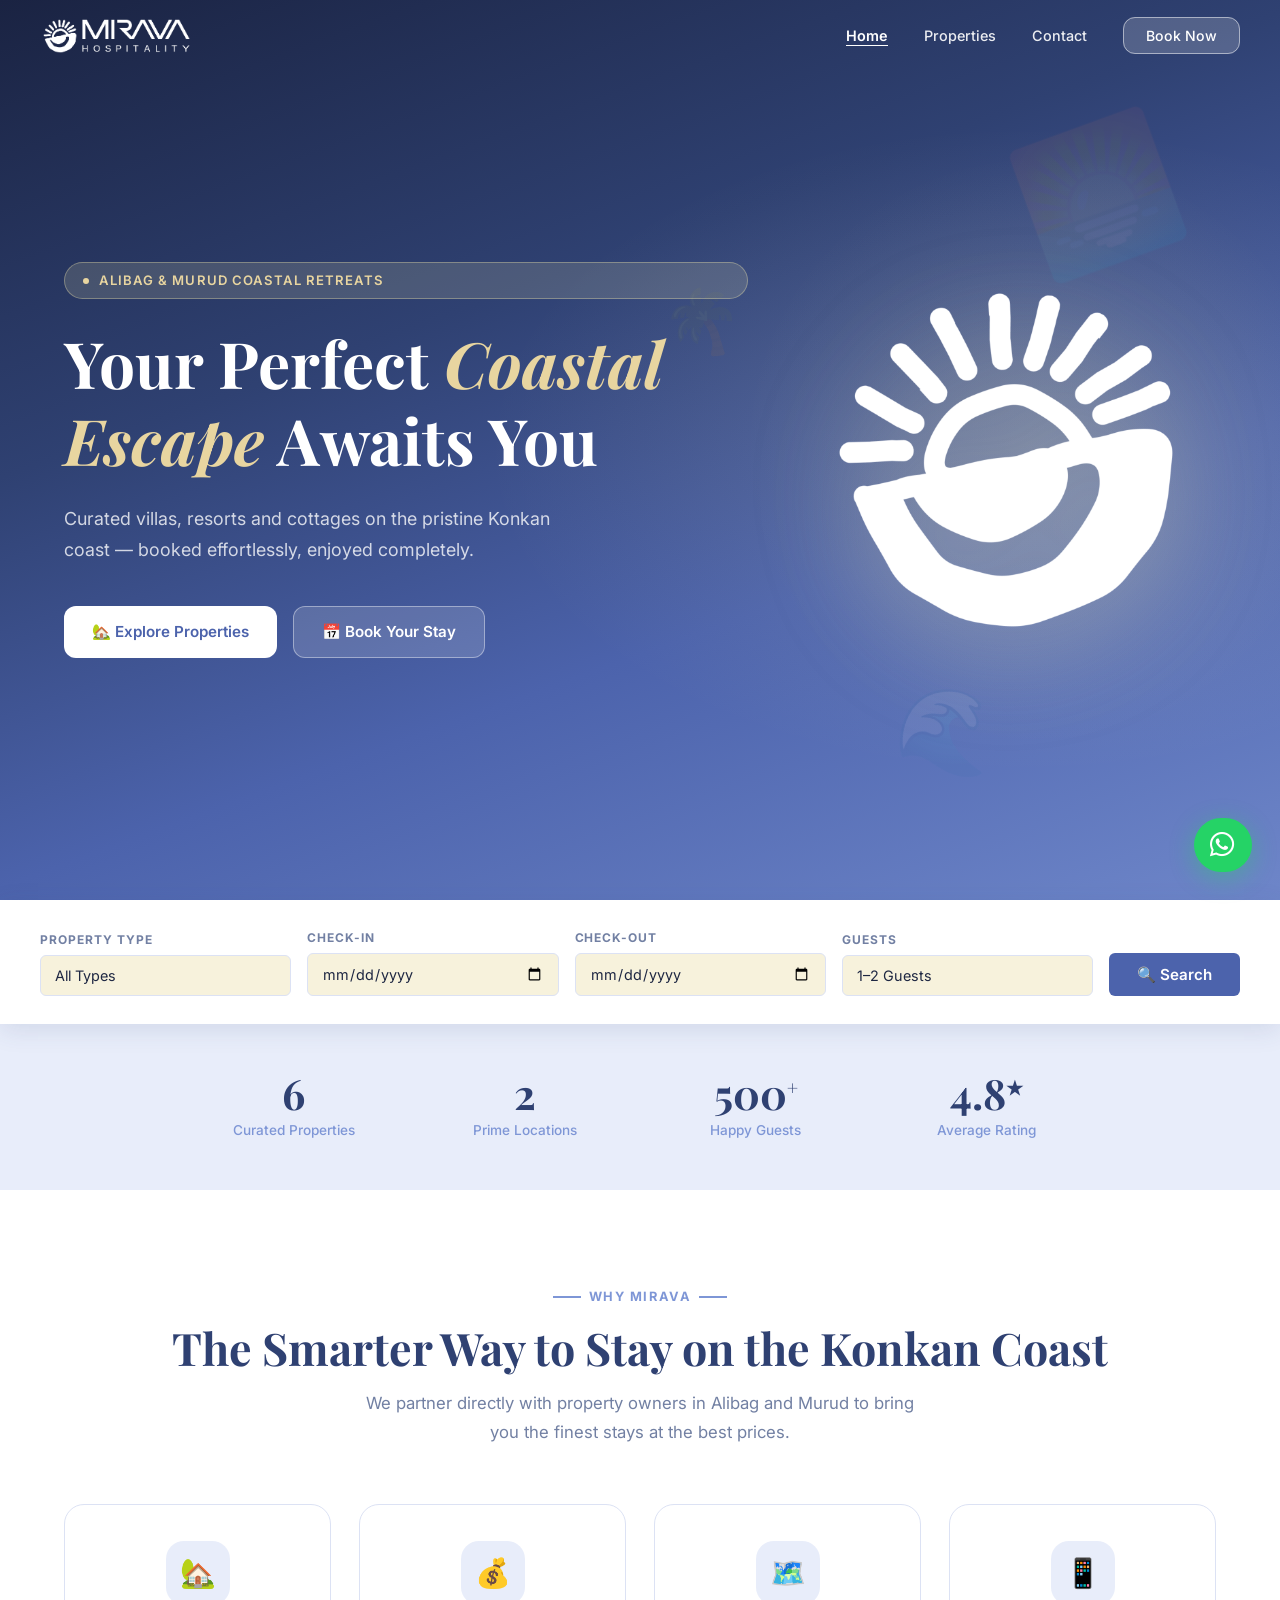
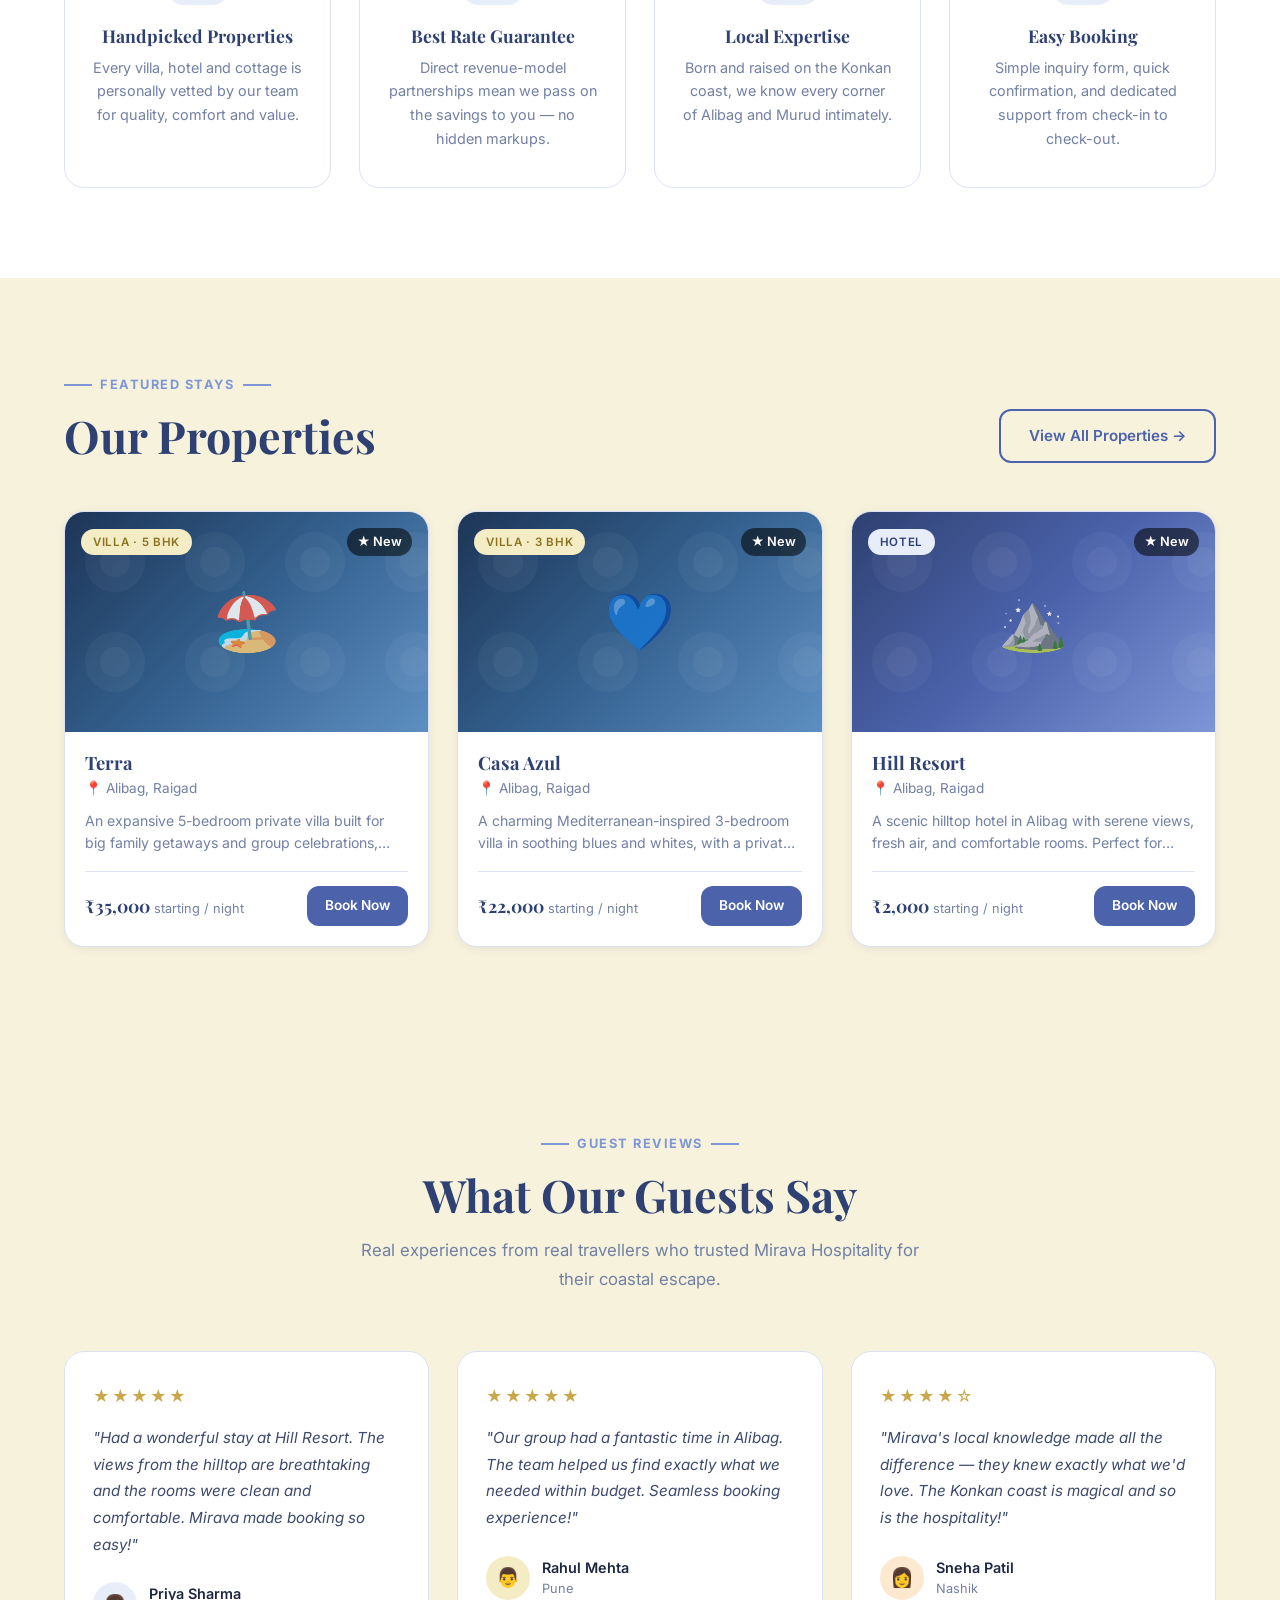
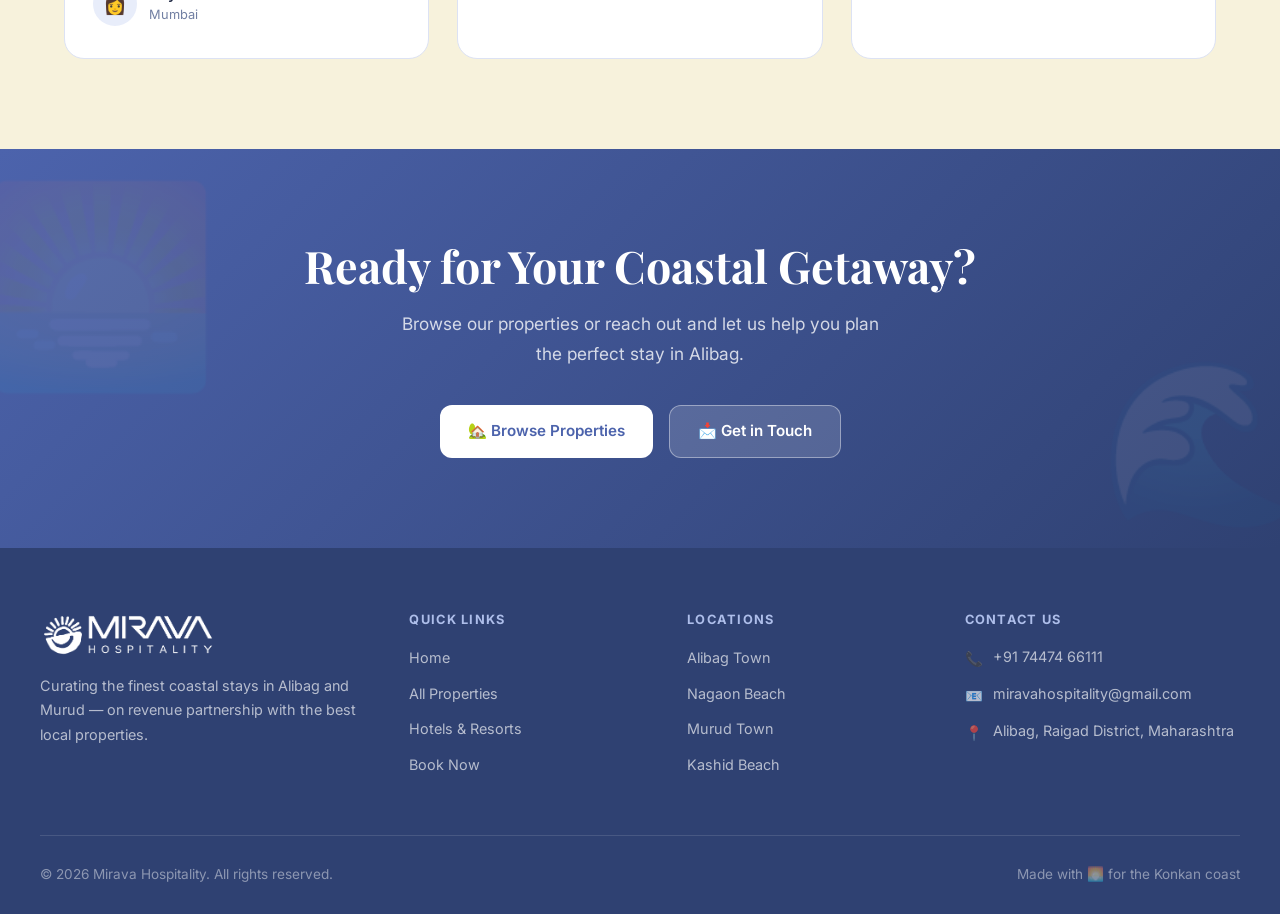
<file: index.html>
<!DOCTYPE html>
<html lang="en">
<head>
  <meta charset="UTF-8" />
  <meta name="viewport" content="width=device-width, initial-scale=1.0" />
  <title>Mirava Hospitality — Curated Stays in Alibag & Murud</title>
  <meta name="description" content="Discover handpicked villas, hotels and cottages in Alibag and Murud. Mirava Hospitality curates the finest coastal stays on the Konkan coast." />
  <link rel="icon" type="image/x-icon" href="favicon.ico" />
  <link rel="icon" type="image/png" sizes="32x32" href="favicon-32x32.png" />
  <link rel="apple-touch-icon" sizes="180x180" href="apple-touch-icon.png" />
  <link rel="stylesheet" href="style.css" />
  <link rel="stylesheet" href="https://cdnjs.cloudflare.com/ajax/libs/font-awesome/6.5.0/css/all.min.css" />
  <style>
    /* Hero */
    .hero {
      min-height: 100vh;
      background: linear-gradient(160deg, #1A2342 0%, #2F4172 35%, #4C63AC 65%, #6E86C9 100%);
      display: flex;
      align-items: center;
      position: relative;
      overflow: hidden;
    }
    .hero::before {
      content: '';
      position: absolute;
      inset: 0;
      background: radial-gradient(ellipse 70% 60% at 80% 50%, rgba(237,228,171,0.14) 0%, transparent 60%);
    }
    .hero-deco {
      position: absolute; right: -60px; top: 50%;
      transform: translateY(-50%);
      width: 600px; height: 600px;
      border-radius: 50%;
      background: radial-gradient(circle, rgba(237,228,171,0.12) 0%, transparent 70%);
      pointer-events: none;
    }
    .hero-leaves { position: absolute; font-size: 8rem; opacity: 0.07; pointer-events: none; }
    .hero-leaves.l1 { top: 10%; right: 8%; transform: rotate(-20deg); }
    .hero-leaves.l2 { bottom: 12%; right: 22%; transform: rotate(15deg); font-size: 5rem; }
    .hero-leaves.l3 { top: 30%; right: 42%; transform: rotate(-10deg); font-size: 4rem; }

    .hero-content {
      position: relative; z-index: 2;
      padding: 100px 24px 80px;
      max-width: 1200px; margin: 0 auto; width: 100%;
      display: grid;
      grid-template-columns: 1fr 420px;
      gap: 48px;
      align-items: center;
    }
    .hero-text { display: flex; flex-direction: column; }
    .hero-visual {
      display: flex;
      align-items: center;
      justify-content: center;
    }
    .hero-logo-icon {
      width: 340px;
      height: 340px;
      object-fit: contain;
      animation: heroFloat 4s ease-in-out infinite;
      filter: drop-shadow(0 24px 48px rgba(237,228,171,0.25));
    }
    @keyframes heroFloat {
      0%   { transform: translateY(0px) rotate(0deg); }
      30%  { transform: translateY(-18px) rotate(1.5deg); }
      60%  { transform: translateY(-8px) rotate(-1deg); }
      100% { transform: translateY(0px) rotate(0deg); }
    }
    @media (max-width: 1024px) {
      .hero-content { grid-template-columns: 1fr; }
      .hero-visual { display: none; }
    }
    .hero-eyebrow {
      display: inline-flex; align-items: center; gap: 10px;
      background: rgba(237,228,171,0.16);
      border: 1px solid rgba(237,228,171,0.35);
      color: var(--gold-light);
      padding: 7px 18px; border-radius: 100px;
      font-size: 0.82rem; font-weight: 600;
      letter-spacing: 0.08em; text-transform: uppercase; margin-bottom: 26px;
    }
    .hero-eyebrow span { width: 6px; height: 6px; background: var(--gold-light); border-radius: 50%; }
    .hero h1 { color: var(--white); max-width: 700px; margin-bottom: 24px; }
    .hero h1 em { font-style: italic; color: var(--gold-light); }
    .hero-sub { color: rgba(255,255,255,0.78); font-size: 1.12rem; max-width: 520px; line-height: 1.75; margin-bottom: 40px; }
    .hero-actions { display: flex; gap: 16px; flex-wrap: wrap; }

    /* Quick Search Strip */
    .hero-strip { background: var(--white); padding: 28px 24px; position: relative; z-index: 10; box-shadow: var(--shadow-md); }
    .hero-strip-inner { max-width: 1200px; margin: 0 auto; display: grid; grid-template-columns: repeat(4, 1fr) auto; gap: 16px; align-items: end; }
    .strip-field label { display: block; font-size: 0.75rem; font-weight: 700; letter-spacing: 0.08em; text-transform: uppercase; color: var(--text-light); margin-bottom: 6px; }
    .strip-field input, .strip-field select { width: 100%; padding: 11px 14px; border: 1.5px solid var(--border); border-radius: var(--radius-sm); font-family: 'Inter', sans-serif; font-size: 0.9rem; color: var(--text-dark); outline: none; transition: var(--transition); appearance: none; background: var(--sand); }
    .strip-field input:focus, .strip-field select:focus { border-color: var(--accent); background: var(--white); box-shadow: 0 0 0 3px rgba(126,150,214,0.16); }
    .strip-search { background: var(--primary-mid); color: var(--white); border: none; padding: 12px 28px; border-radius: var(--radius-sm); font-size: 0.95rem; font-weight: 600; cursor: pointer; transition: var(--transition); white-space: nowrap; display: flex; align-items: center; gap: 8px; }
    .strip-search:hover { background: var(--primary); transform: translateY(-1px); }

    /* Stats */
    .stats { background: var(--accent-pale); padding: 48px 24px; }
    .stats-inner { max-width: 900px; margin: 0 auto; display: grid; grid-template-columns: repeat(4, 1fr); gap: 24px; }
    .stat-item { text-align: center; }
    .stat-num { font-family: 'Playfair Display', serif; font-size: 2.6rem; font-weight: 700; color: var(--primary); line-height: 1; margin-bottom: 6px; }
    .stat-num sup { font-size: 1.2rem; vertical-align: super; }
    .stat-label { font-size: 0.85rem; color: var(--primary-light); font-weight: 500; }

    /* Why Choose Us */
    .features-grid { display: grid; grid-template-columns: repeat(4, 1fr); gap: 28px; margin-top: 56px; }
    .feature-card { background: var(--white); border: 1px solid var(--border); border-radius: var(--radius-lg); padding: 36px 28px; text-align: center; transition: var(--transition); }
    .feature-card:hover { transform: translateY(-4px); box-shadow: var(--shadow-md); border-color: var(--accent-light); }
    .feature-icon { width: 64px; height: 64px; background: var(--accent-pale); border-radius: 18px; display: flex; align-items: center; justify-content: center; font-size: 1.8rem; margin: 0 auto 20px; transition: var(--transition); }
    .feature-card:hover .feature-icon { background: var(--accent-light); }
    .feature-card h3 { color: var(--primary); font-size: 1.1rem; margin-bottom: 10px; }
    .feature-card p  { font-size: 0.9rem; color: var(--text-light); line-height: 1.65; }

    /* Featured Properties */
    .props-grid { display: grid; grid-template-columns: repeat(3, 1fr); gap: 28px; margin-top: 48px; }

    /* Testimonials */
    .testimonials { background: var(--sand); }
    .testi-grid { display: grid; grid-template-columns: repeat(3, 1fr); gap: 28px; margin-top: 56px; }
    .testi-card { background: var(--white); border-radius: var(--radius-lg); padding: 32px 28px; border: 1px solid var(--border); transition: var(--transition); }
    .testi-card:hover { transform: translateY(-3px); box-shadow: var(--shadow-md); }
    .testi-stars { color: var(--gold); font-size: 1rem; margin-bottom: 16px; letter-spacing: 2px; }
    .testi-text { font-size: 0.95rem; color: var(--text-mid); line-height: 1.75; font-style: italic; margin-bottom: 24px; }
    .testi-author { display: flex; align-items: center; gap: 12px; }
    .testi-avatar { width: 44px; height: 44px; border-radius: 50%; display: flex; align-items: center; justify-content: center; font-size: 1.2rem; flex-shrink: 0; }
    .testi-name { font-weight: 600; font-size: 0.9rem; color: var(--text-dark); }
    .testi-loc  { font-size: 0.8rem; color: var(--text-light); }

    /* CTA */
    .cta-section { background: linear-gradient(135deg, var(--primary-mid) 0%, var(--primary) 100%); padding: 90px 24px; text-align: center; position: relative; overflow: hidden; }
    .cta-section::before { content: '🌅'; position: absolute; font-size: 12rem; opacity: 0.07; top: -20px; left: -20px; pointer-events: none; }
    .cta-section::after  { content: '🌊'; position: absolute; font-size: 10rem; opacity: 0.07; bottom: -20px; right: -20px; pointer-events: none; }
    .cta-section h2 { color: var(--white); margin-bottom: 16px; }
    .cta-section p  { color: rgba(255,255,255,0.78); font-size: 1.08rem; max-width: 500px; margin: 0 auto 36px; }
    .cta-buttons { display: flex; gap: 16px; justify-content: center; flex-wrap: wrap; }

    @media (max-width: 1024px) {
      .features-grid { grid-template-columns: repeat(2, 1fr); }
      .props-grid    { grid-template-columns: 1fr; max-width: 480px; margin-left: auto; margin-right: auto; }
      .testi-grid    { grid-template-columns: repeat(2, 1fr); }
      .stats-inner   { grid-template-columns: repeat(2, 1fr); gap: 32px; }
      .hero-strip-inner { grid-template-columns: 1fr 1fr; }
      .strip-search  { grid-column: span 2; width: 100%; justify-content: center; }
    }
    @media (max-width: 768px) {
      .testi-grid { grid-template-columns: 1fr; }
      .hero-strip-inner { grid-template-columns: 1fr; }
      .strip-search { grid-column: span 1; }
    }
    @media (max-width: 600px) {
      .features-grid { grid-template-columns: 1fr; }
      .stats-inner   { grid-template-columns: repeat(2, 1fr); }
    }
  </style>
</head>
<body>

  <!-- NAVBAR -->
  <nav class="navbar transparent" id="navbar">
    <div class="navbar-inner">
      <a href="index.html" class="logo">
        <img src="logo-white-full.png" alt="Mirava Hospitality" class="logo-img" id="navLogo" />
      </a>
      <ul class="nav-links">
        <li><a href="index.html" class="active">Home</a></li>
        <li><a href="properties.html">Properties</a></li>
        <li><a href="contact.html">Contact</a></li>
        <li><a href="contact.html" class="nav-cta">Book Now</a></li>
      </ul>
      <div class="hamburger" id="hamburger" onclick="toggleMenu()">
        <span></span><span></span><span></span>
      </div>
    </div>
    <div class="mobile-menu" id="mobileMenu">
      <a href="index.html" class="active">Home</a>
      <a href="properties.html">Properties</a>
      <a href="contact.html">Contact</a>
      <a href="contact.html" class="mobile-cta">📅 Book Now</a>
    </div>
  </nav>

  <!-- HERO -->
  <section class="hero">
    <div class="hero-deco"></div>
    <div class="hero-leaves l1">🌅</div>
    <div class="hero-leaves l2">🌊</div>
    <div class="hero-leaves l3">🌴</div>
    <div class="hero-content">
      <div class="hero-text">
        <div class="hero-eyebrow"><span></span> Alibag &amp; Murud Coastal Retreats</div>
        <h1>Your Perfect <em>Coastal Escape</em> Awaits You</h1>
        <p class="hero-sub">Curated villas, resorts and cottages on the pristine Konkan coast — booked effortlessly, enjoyed completely.</p>
        <div class="hero-actions">
          <a href="properties.html" class="btn btn-white">🏡 Explore Properties</a>
          <a href="contact.html" class="btn" style="background:rgba(255,255,255,0.15);color:#fff;border:1.5px solid rgba(255,255,255,0.4);">📅 Book Your Stay</a>
        </div>
      </div>
      <div class="hero-visual">
        <img src="logo-icon-white.png" alt="Mirava Hospitality" class="hero-logo-icon" />
      </div>
    </div>
  </section>

  <!-- QUICK SEARCH STRIP -->
  <div class="hero-strip">
    <div class="hero-strip-inner">
      <div class="strip-field">
        <label>Property Type</label>
        <select>
          <option value="">All Types</option>
          <option>Hotel / Resort</option>
          <option>Villa</option>
          <option>Cottage</option>
        </select>
      </div>
      <div class="strip-field">
        <label>Check-In</label>
        <input type="date" id="strip-checkin" />
      </div>
      <div class="strip-field">
        <label>Check-Out</label>
        <input type="date" id="strip-checkout" />
      </div>
      <div class="strip-field">
        <label>Guests</label>
        <select>
          <option>1–2 Guests</option>
          <option>3–4 Guests</option>
          <option>5–8 Guests</option>
          <option>9+ Guests</option>
        </select>
      </div>
      <button class="strip-search" onclick="window.location.href='contact.html'">🔍 Search</button>
    </div>
  </div>

  <!-- STATS -->
  <div class="stats">
    <div class="stats-inner">
      <div class="stat-item">
        <div class="stat-num">6</div>
        <div class="stat-label">Curated Properties</div>
      </div>
      <div class="stat-item">
        <div class="stat-num">2</div>
        <div class="stat-label">Prime Locations</div>
      </div>
      <div class="stat-item">
        <div class="stat-num">500<sup>+</sup></div>
        <div class="stat-label">Happy Guests</div>
      </div>
      <div class="stat-item">
        <div class="stat-num">4.8<sup>★</sup></div>
        <div class="stat-label">Average Rating</div>
      </div>
    </div>
  </div>

  <!-- WHY CHOOSE US -->
  <section class="section" style="background: var(--white);">
    <div class="container">
      <div class="text-center">
        <div class="section-label">Why Mirava</div>
        <h2 class="section-title">The Smarter Way to Stay on the Konkan Coast</h2>
        <p class="section-sub center">We partner directly with property owners in Alibag and Murud to bring you the finest stays at the best prices.</p>
      </div>
      <div class="features-grid">
        <div class="feature-card">
          <div class="feature-icon">🏡</div>
          <h3>Handpicked Properties</h3>
          <p>Every villa, hotel and cottage is personally vetted by our team for quality, comfort and value.</p>
        </div>
        <div class="feature-card">
          <div class="feature-icon">💰</div>
          <h3>Best Rate Guarantee</h3>
          <p>Direct revenue-model partnerships mean we pass on the savings to you — no hidden markups.</p>
        </div>
        <div class="feature-card">
          <div class="feature-icon">🗺️</div>
          <h3>Local Expertise</h3>
          <p>Born and raised on the Konkan coast, we know every corner of Alibag and Murud intimately.</p>
        </div>
        <div class="feature-card">
          <div class="feature-icon">📱</div>
          <h3>Easy Booking</h3>
          <p>Simple inquiry form, quick confirmation, and dedicated support from check-in to check-out.</p>
        </div>
      </div>
    </div>
  </section>

  <!-- FEATURED PROPERTIES -->
  <section class="section" style="background: var(--sand);">
    <div class="container">
      <div style="display:flex; align-items:flex-end; justify-content:space-between; flex-wrap:wrap; gap:20px; margin-bottom:0;">
        <div>
          <div class="section-label">Featured Stays</div>
          <h2 class="section-title" style="margin-bottom:0;">Our Properties</h2>
        </div>
        <a href="properties.html" class="btn btn-outline">View All Properties →</a>
      </div>
      <div class="props-grid">

        <!-- Terra -->
        <div class="property-card">
          <div class="property-card-img">
            <div class="img-bg img-bg-villa">
              <div class="img-inner"><span class="img-icon">🏖️</span></div>
            </div>
            <div class="badge-overlay"><span class="badge badge-villa">Villa · 5 BHK</span></div>
            <div class="rating-overlay">★ New</div>
          </div>
          <div class="property-card-body">
            <h3>Terra</h3>
            <div class="location">📍 Alibag, Raigad</div>
            <p>An expansive 5-bedroom private villa built for big family getaways and group celebrations, with a private pool and lush lawns.</p>
            <div class="property-card-footer">
              <div class="price">₹35,000 <span>starting / night</span></div>
              <a href="contact.html?property=terra" class="btn btn-primary" style="padding:9px 18px; font-size:0.85rem;">Book Now</a>
            </div>
          </div>
        </div>

        <!-- Casa Azul -->
        <div class="property-card">
          <div class="property-card-img">
            <div class="img-bg img-bg-villa">
              <div class="img-inner"><span class="img-icon">💙</span></div>
            </div>
            <div class="badge-overlay"><span class="badge badge-villa">Villa · 3 BHK</span></div>
            <div class="rating-overlay">★ New</div>
          </div>
          <div class="property-card-body">
            <h3>Casa Azul</h3>
            <div class="location">📍 Alibag, Raigad</div>
            <p>A charming Mediterranean-inspired 3-bedroom villa in soothing blues and whites, with a private pool and alfresco dining deck.</p>
            <div class="property-card-footer">
              <div class="price">₹22,000 <span>starting / night</span></div>
              <a href="contact.html?property=casa-azul" class="btn btn-primary" style="padding:9px 18px; font-size:0.85rem;">Book Now</a>
            </div>
          </div>
        </div>

        <!-- Hill Resort -->
        <div class="property-card">
          <div class="property-card-img">
            <div class="img-bg img-bg-hotel">
              <div class="img-inner"><span class="img-icon">⛰️</span></div>
            </div>
            <div class="badge-overlay"><span class="badge badge-hotel">Hotel</span></div>
            <div class="rating-overlay">★ New</div>
          </div>
          <div class="property-card-body">
            <h3>Hill Resort</h3>
            <div class="location">📍 Alibag, Raigad</div>
            <p>A scenic hilltop hotel in Alibag with serene views, fresh air, and comfortable rooms. Perfect for families and peaceful weekend escapes.</p>
            <div class="property-card-footer">
              <div class="price">₹2,000 <span>starting / night</span></div>
              <a href="contact.html?property=hill-resort" class="btn btn-primary" style="padding:9px 18px; font-size:0.85rem;">Book Now</a>
            </div>
          </div>
        </div>

      </div>
    </div>
  </section>

  <!-- TESTIMONIALS -->
  <section class="section testimonials">
    <div class="container">
      <div class="text-center">
        <div class="section-label">Guest Reviews</div>
        <h2 class="section-title">What Our Guests Say</h2>
        <p class="section-sub center">Real experiences from real travellers who trusted Mirava Hospitality for their coastal escape.</p>
      </div>
      <div class="testi-grid">
        <div class="testi-card">
          <div class="testi-stars">★★★★★</div>
          <p class="testi-text">"Had a wonderful stay at Hill Resort. The views from the hilltop are breathtaking and the rooms were clean and comfortable. Mirava made booking so easy!"</p>
          <div class="testi-author">
            <div class="testi-avatar" style="background: var(--accent-pale);">👩</div>
            <div>
              <div class="testi-name">Priya Sharma</div>
              <div class="testi-loc">Mumbai</div>
            </div>
          </div>
        </div>
        <div class="testi-card">
          <div class="testi-stars">★★★★★</div>
          <p class="testi-text">"Our group had a fantastic time in Alibag. The team helped us find exactly what we needed within budget. Seamless booking experience!"</p>
          <div class="testi-author">
            <div class="testi-avatar" style="background: #F3ECC5;">👨</div>
            <div>
              <div class="testi-name">Rahul Mehta</div>
              <div class="testi-loc">Pune</div>
            </div>
          </div>
        </div>
        <div class="testi-card">
          <div class="testi-stars">★★★★☆</div>
          <p class="testi-text">"Mirava's local knowledge made all the difference — they knew exactly what we'd love. The Konkan coast is magical and so is the hospitality!"</p>
          <div class="testi-author">
            <div class="testi-avatar" style="background: #FDE8D0;">👩</div>
            <div>
              <div class="testi-name">Sneha Patil</div>
              <div class="testi-loc">Nashik</div>
            </div>
          </div>
        </div>
      </div>
    </div>
  </section>

  <!-- CTA -->
  <section class="cta-section">
    <div style="position:relative;z-index:2;">
      <h2>Ready for Your Coastal Getaway?</h2>
      <p>Browse our properties or reach out and let us help you plan the perfect stay in Alibag.</p>
      <div class="cta-buttons">
        <a href="properties.html" class="btn btn-white">🏡 Browse Properties</a>
        <a href="contact.html" class="btn" style="background:rgba(255,255,255,0.15);color:#fff;border:1.5px solid rgba(255,255,255,0.4);">📩 Get in Touch</a>
      </div>
    </div>
  </section>

  <!-- FOOTER -->
  <footer>
    <div class="footer-grid">
      <div class="footer-brand">
        <div class="logo">
          <img src="logo-white-full.png" alt="Mirava Hospitality" class="logo-img logo-img-footer" />
        </div>
        <p style="margin-top:16px;">Curating the finest coastal stays in Alibag and Murud — on revenue partnership with the best local properties.</p>
      </div>
      <div class="footer-col">
        <h4>Quick Links</h4>
        <ul>
          <li><a href="index.html">Home</a></li>
          <li><a href="properties.html">All Properties</a></li>
          <li><a href="properties.html?type=hotel">Hotels &amp; Resorts</a></li>
          <li><a href="contact.html">Book Now</a></li>
        </ul>
      </div>
      <div class="footer-col">
        <h4>Locations</h4>
        <ul>
          <li><a href="#">Alibag Town</a></li>
          <li><a href="#">Nagaon Beach</a></li>
          <li><a href="#">Murud Town</a></li>
          <li><a href="#">Kashid Beach</a></li>
        </ul>
      </div>
      <div class="footer-col">
        <h4>Contact Us</h4>
        <div class="contact-item"><span>📞</span><span>+91 74474 66111</span></div>
        <div class="contact-item"><span>📧</span><span>miravahospitality@gmail.com</span></div>
        <div class="contact-item"><span>📍</span><span>Alibag, Raigad District, Maharashtra</span></div>
      </div>
    </div>
    <div class="footer-bottom">
      <span>© 2026 Mirava Hospitality. All rights reserved.</span>
      <span>Made with 🌅 for the Konkan coast</span>
    </div>
  </footer>

  <script>
    const navbar = document.getElementById('navbar');
    const navLogo = document.getElementById('navLogo');
    window.addEventListener('scroll', () => {
      if (window.scrollY > 80) {
        navbar.classList.remove('transparent'); navbar.classList.add('scrolled');
        navLogo.src = 'logo-blue.png';
      } else {
        navbar.classList.remove('scrolled'); navbar.classList.add('transparent');
        navLogo.src = 'logo-white-full.png';
      }
    });
    function toggleMenu() { document.getElementById('mobileMenu').classList.toggle('open'); }
    const today = new Date().toISOString().split('T')[0];
    document.getElementById('strip-checkin').min  = today;
    document.getElementById('strip-checkout').min = today;
    document.getElementById('strip-checkin').addEventListener('change', function() {
      document.getElementById('strip-checkout').min = this.value;
    });
    const statNums = document.querySelectorAll('.stat-num');
    const observer = new IntersectionObserver((entries) => {
      entries.forEach(entry => {
        if (entry.isIntersecting) { entry.target.style.opacity = '1'; entry.target.style.transform = 'translateY(0)'; }
      });
    }, { threshold: 0.3 });
    statNums.forEach(el => {
      el.style.opacity = '0'; el.style.transform = 'translateY(20px)';
      el.style.transition = 'opacity 0.6s ease, transform 0.6s ease';
      observer.observe(el);
    });
  </script>


  <!-- FLOATING WHATSAPP BUTTON -->
  <a href="https://wa.me/917447466111" class="wa-float" target="_blank" rel="noopener" aria-label="Chat on WhatsApp">
    <i class="fa-brands fa-whatsapp wa-icon"></i>
    <span class="wa-label">Chat with us</span>
  </a>

  <style>
    .wa-float {
      position: fixed;
      bottom: 28px;
      right: 28px;
      z-index: 9999;
      display: flex;
      align-items: center;
      gap: 10px;
      background: #25D366;
      color: #fff;
      border-radius: 50px;
      padding: 13px 20px 13px 16px;
      box-shadow: 0 6px 24px rgba(37,211,102,0.40);
      text-decoration: none;
      font-family: 'Inter', sans-serif;
      font-size: 0.92rem;
      font-weight: 600;
      transition: all 0.3s ease;
      overflow: hidden;
      max-width: 58px;
    }
    .wa-float:hover {
      max-width: 200px;
      background: #1EB258;
      box-shadow: 0 8px 32px rgba(37,211,102,0.5);
      transform: translateY(-3px);
    }
    .wa-icon {
      font-size: 1.75rem;
      flex-shrink: 0;
      line-height: 1;
    }
    .wa-label {
      white-space: nowrap;
      opacity: 0;
      transition: opacity 0.2s ease 0.05s;
      pointer-events: none;
    }
    .wa-float:hover .wa-label { opacity: 1; }
    @media (max-width: 480px) {
      .wa-float { bottom: 20px; right: 16px; padding: 13px; border-radius: 50%; max-width: 58px; }
      .wa-float:hover { max-width: 58px; transform: translateY(-3px); }
      .wa-float:hover .wa-label { opacity: 0; }
    }
  </style>
</body>
</html>
</file>
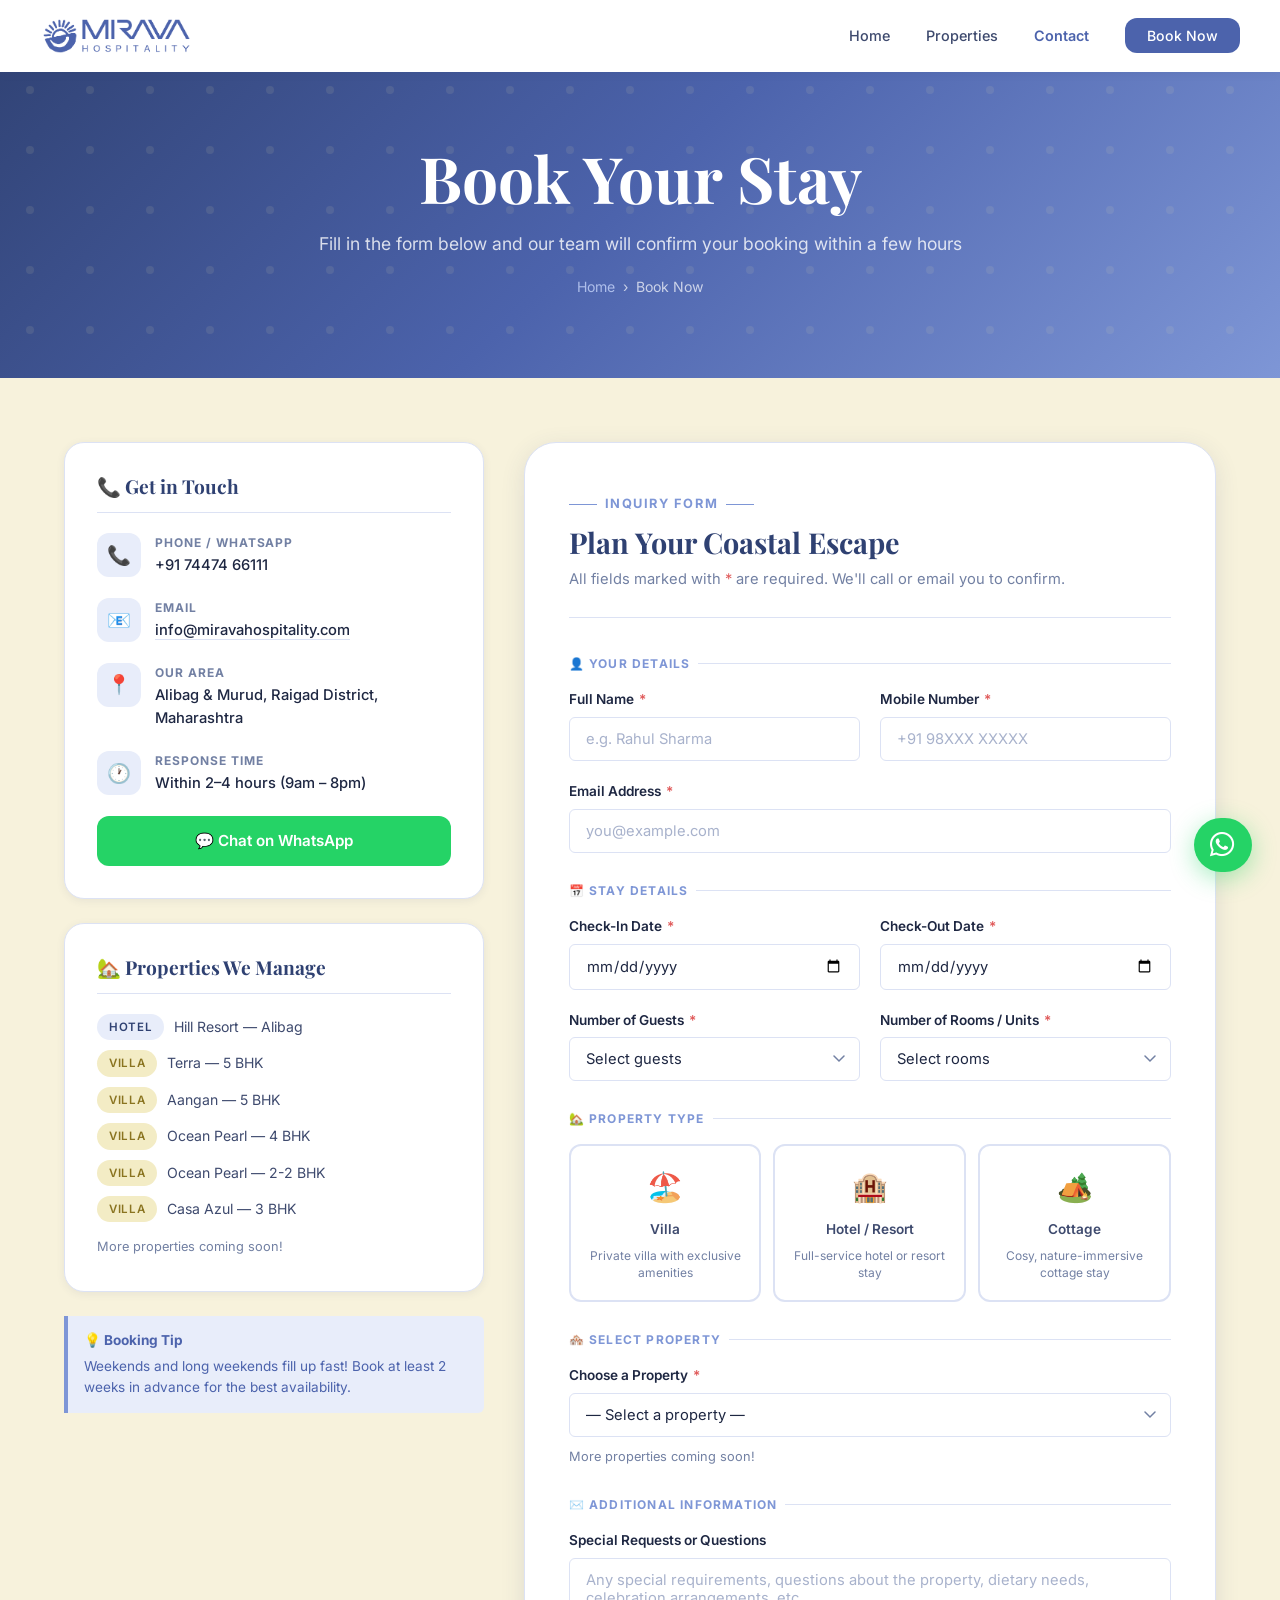
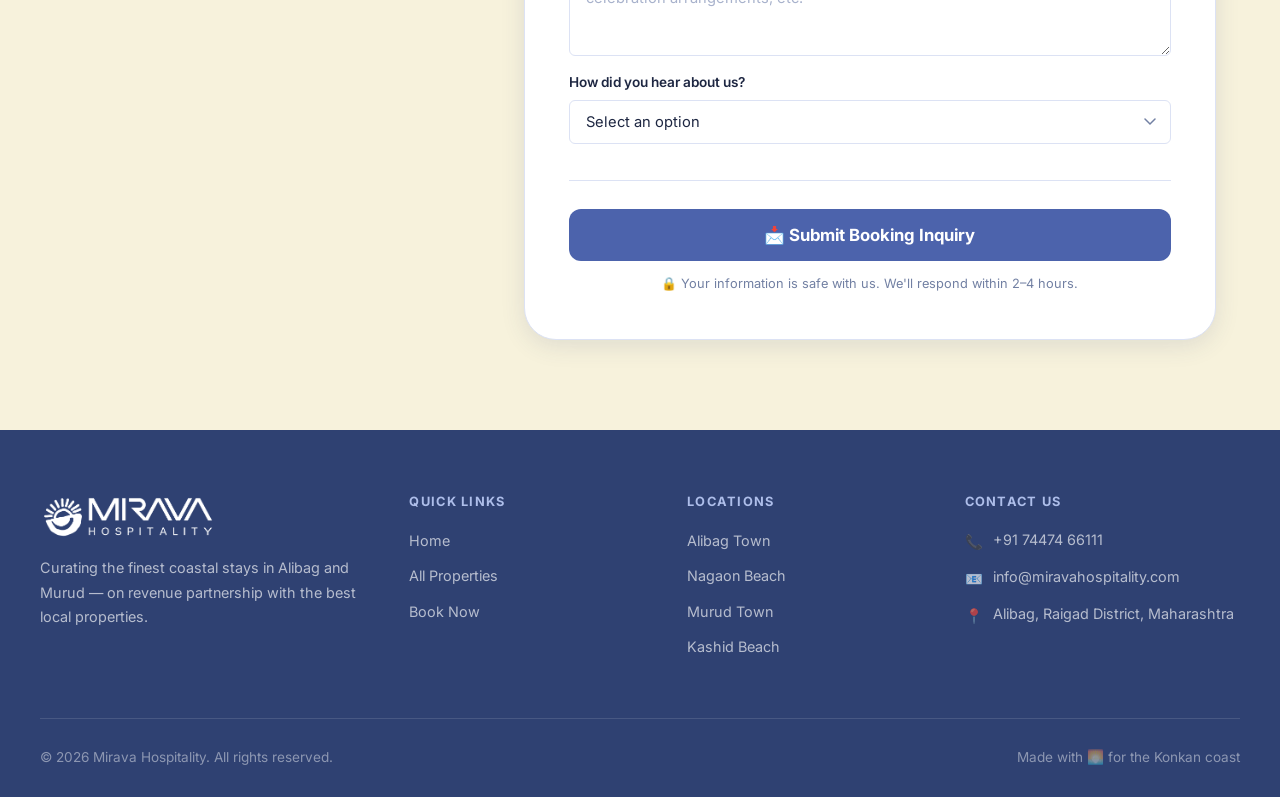
<file: contact.html>
<!DOCTYPE html>
<html lang="en">
<head>
  <meta charset="UTF-8" />
  <meta name="viewport" content="width=device-width, initial-scale=1.0" />
  <title>Book Your Stay — Mirava Hospitality</title>
  <meta name="description" content="Book your perfect coastal stay in Alibag or Murud. Fill in your details and our team will confirm your booking promptly." />
  <link rel="icon" type="image/x-icon" href="favicon.ico" />
  <link rel="icon" type="image/png" sizes="32x32" href="favicon-32x32.png" />
  <link rel="apple-touch-icon" sizes="180x180" href="apple-touch-icon.png" />
  <link rel="stylesheet" href="style.css" />
  <link rel="stylesheet" href="https://cdnjs.cloudflare.com/ajax/libs/font-awesome/6.5.0/css/all.min.css" />
  <style>
    .booking-section { background: var(--sand); padding: 64px 0 90px; }
    .booking-layout { display: grid; grid-template-columns: 1fr 1.65fr; gap: 40px; align-items: start; }

    /* Sidebar */
    .contact-sidebar { position: sticky; top: 100px; }
    .sidebar-card { background: var(--white); border-radius: var(--radius-lg); padding: 32px; border: 1px solid var(--border); box-shadow: var(--shadow-sm); margin-bottom: 24px; }
    .sidebar-card h3 { color: var(--primary); font-size: 1.2rem; margin-bottom: 20px; padding-bottom: 14px; border-bottom: 1px solid var(--border); }
    .contact-detail { display: flex; align-items: flex-start; gap: 14px; margin-bottom: 20px; }
    .contact-detail:last-child { margin-bottom: 0; }
    .contact-detail-icon { width: 44px; height: 44px; background: var(--accent-pale); border-radius: 12px; display: flex; align-items: center; justify-content: center; font-size: 1.2rem; flex-shrink: 0; }
    .contact-detail-text .label { font-size: 0.75rem; font-weight: 700; text-transform: uppercase; letter-spacing: 0.08em; color: var(--text-light); margin-bottom: 2px; }
    .contact-detail-text .value { font-size: 0.92rem; font-weight: 500; color: var(--text-dark); }
    .whatsapp-btn { width: 100%; display: flex; align-items: center; justify-content: center; gap: 10px; padding: 13px; background: #25D366; color: var(--white); border-radius: var(--radius-md); font-weight: 600; font-size: 0.95rem; text-decoration: none; transition: var(--transition); margin-top: 4px; }
    .whatsapp-btn:hover { background: #1EB258; transform: translateY(-2px); }
    .quick-tip { background: var(--accent-pale); border-left: 4px solid var(--accent); border-radius: 0 var(--radius-sm) var(--radius-sm) 0; padding: 14px 16px; font-size: 0.85rem; color: var(--primary-mid); line-height: 1.6; }
    .quick-tip strong { display: block; margin-bottom: 4px; }

    /* Form card */
    .booking-form-card { background: var(--white); border-radius: var(--radius-xl); padding: 44px; border: 1px solid var(--border); box-shadow: var(--shadow-md); }
    .form-header { margin-bottom: 36px; padding-bottom: 24px; border-bottom: 1px solid var(--border); }
    .form-header .section-label { margin-bottom: 10px; }
    .form-header h2 { color: var(--primary); font-size: 1.8rem; margin-bottom: 8px; }
    .form-header p  { color: var(--text-light); font-size: 0.92rem; }
    .form-section-title { font-size: 0.75rem; font-weight: 700; text-transform: uppercase; letter-spacing: 0.1em; color: var(--accent); margin: 28px 0 16px; display: flex; align-items: center; gap: 8px; }
    .form-section-title::after { content: ''; flex: 1; height: 1px; background: var(--border); }
    .form-grid-2 { display: grid; grid-template-columns: 1fr 1fr; gap: 20px; }

    /* Type selector */
    .type-selector { display: grid; grid-template-columns: repeat(3, 1fr); gap: 12px; }
    .type-option input[type="radio"] { display: none; }
    .type-option label { display: flex; flex-direction: column; align-items: center; gap: 8px; padding: 18px 12px; border: 2px solid var(--border); border-radius: var(--radius-md); cursor: pointer; text-align: center; transition: var(--transition); }
    .type-option label .type-icon { font-size: 1.8rem; }
    .type-option label .type-name { font-size: 0.85rem; font-weight: 600; color: var(--text-mid); }
    .type-option label .type-desc { font-size: 0.75rem; color: var(--text-light); line-height: 1.4; }
    .type-option input:checked + label { border-color: var(--primary-mid); background: var(--accent-pale); }
    .type-option input:checked + label .type-name { color: var(--primary-mid); }
    .type-option label:hover { border-color: var(--accent-light); }

    /* Submit */
    .form-submit-area { margin-top: 36px; padding-top: 28px; border-top: 1px solid var(--border); }
    .submit-btn { width: 100%; padding: 16px; background: var(--primary-mid); color: var(--white); border: none; border-radius: var(--radius-md); font-size: 1.05rem; font-weight: 700; cursor: pointer; transition: var(--transition); display: flex; align-items: center; justify-content: center; gap: 10px; font-family: 'Inter', sans-serif; }
    .submit-btn:hover { background: var(--primary); transform: translateY(-2px); box-shadow: 0 8px 24px rgba(47,65,114,0.28); }
    .submit-note { text-align: center; margin-top: 12px; font-size: 0.8rem; color: var(--text-light); }

    /* Success */
    .success-msg { display: none; text-align: center; padding: 48px 24px; }
    .success-msg .icon { font-size: 3.5rem; margin-bottom: 16px; }
    .success-msg h3 { color: var(--primary); margin-bottom: 10px; }
    .success-msg p  { color: var(--text-mid); margin-bottom: 24px; }

    @media (max-width: 900px) {
      .booking-layout { grid-template-columns: 1fr; }
      .contact-sidebar { position: static; }
      .booking-form-card { padding: 28px 24px; }
    }
    @media (max-width: 560px) {
      .form-grid-2 { grid-template-columns: 1fr; }
      .type-selector { grid-template-columns: 1fr; }
    }
  </style>
</head>
<body>

  <!-- NAVBAR -->
  <nav class="navbar solid" id="navbar">
    <div class="navbar-inner">
      <a href="index.html" class="logo">
        <img src="logo-blue.png" alt="Mirava Hospitality" class="logo-img" />
      </a>
      <ul class="nav-links">
        <li><a href="index.html">Home</a></li>
        <li><a href="properties.html">Properties</a></li>
        <li><a href="contact.html" class="active">Contact</a></li>
        <li><a href="contact.html" class="nav-cta">Book Now</a></li>
      </ul>
      <div class="hamburger" id="hamburger" onclick="toggleMenu()">
        <span></span><span></span><span></span>
      </div>
    </div>
    <div class="mobile-menu" id="mobileMenu">
      <a href="index.html">Home</a>
      <a href="properties.html">Properties</a>
      <a href="contact.html" class="active">Contact</a>
      <a href="contact.html" class="mobile-cta">📅 Book Now</a>
    </div>
  </nav>

  <!-- PAGE HERO -->
  <div class="page-hero">
    <h1>Book Your Stay</h1>
    <p>Fill in the form below and our team will confirm your booking within a few hours</p>
    <div class="breadcrumb">
      <a href="index.html">Home</a> <span>›</span> <span>Book Now</span>
    </div>
  </div>

  <!-- BOOKING SECTION -->
  <section class="booking-section">
    <div class="container">
      <div class="booking-layout">

        <!-- SIDEBAR -->
        <div class="contact-sidebar">
          <div class="sidebar-card">
            <h3>📞 Get in Touch</h3>
            <div class="contact-detail">
              <div class="contact-detail-icon">📞</div>
              <div class="contact-detail-text">
                <div class="label">Phone / WhatsApp</div>
                <div class="value">+91 74474 66111</div>
              </div>
            </div>
            <div class="contact-detail">
              <div class="contact-detail-icon">📧</div>
              <div class="contact-detail-text">
                <div class="label">Email</div>
                <div class="value"><a href="mailto:info@miravahospitality.com" style="color:var(--text-dark);text-decoration:none;border-bottom:1px solid var(--border);transition:var(--transition);">info@miravahospitality.com</a></div>
              </div>
            </div>
            <div class="contact-detail">
              <div class="contact-detail-icon">📍</div>
              <div class="contact-detail-text">
                <div class="label">Our Area</div>
                <div class="value">Alibag &amp; Murud, Raigad District, Maharashtra</div>
              </div>
            </div>
            <div class="contact-detail">
              <div class="contact-detail-icon">🕐</div>
              <div class="contact-detail-text">
                <div class="label">Response Time</div>
                <div class="value">Within 2–4 hours (9am – 8pm)</div>
              </div>
            </div>
            <a href="https://wa.me/917447466111" class="whatsapp-btn" target="_blank">💬 Chat on WhatsApp</a>
          </div>

          <div class="sidebar-card">
            <h3>🏡 Properties We Manage</h3>
            <ul style="display:flex;flex-direction:column;gap:10px;">
              <li style="display:flex;align-items:center;gap:10px;font-size:0.88rem;color:var(--text-mid);">
                <span class="badge badge-hotel" style="flex-shrink:0;">Hotel</span> Hill Resort — Alibag
              </li>
              <li style="display:flex;align-items:center;gap:10px;font-size:0.88rem;color:var(--text-mid);">
                <span class="badge badge-villa" style="flex-shrink:0;">Villa</span> Terra — 5 BHK
              </li>
              <li style="display:flex;align-items:center;gap:10px;font-size:0.88rem;color:var(--text-mid);">
                <span class="badge badge-villa" style="flex-shrink:0;">Villa</span> Aangan — 5 BHK
              </li>
              <li style="display:flex;align-items:center;gap:10px;font-size:0.88rem;color:var(--text-mid);">
                <span class="badge badge-villa" style="flex-shrink:0;">Villa</span> Ocean Pearl — 4 BHK
              </li>
              <li style="display:flex;align-items:center;gap:10px;font-size:0.88rem;color:var(--text-mid);">
                <span class="badge badge-villa" style="flex-shrink:0;">Villa</span> Ocean Pearl — 2-2 BHK
              </li>
              <li style="display:flex;align-items:center;gap:10px;font-size:0.88rem;color:var(--text-mid);">
                <span class="badge badge-villa" style="flex-shrink:0;">Villa</span> Casa Azul — 3 BHK
              </li>
            </ul>
            <p style="font-size:0.8rem;color:var(--text-light);margin-top:14px;">More properties coming soon!</p>
          </div>

          <div class="quick-tip">
            <strong>💡 Booking Tip</strong>
            Weekends and long weekends fill up fast! Book at least 2 weeks in advance for the best availability.
          </div>
        </div>

        <!-- BOOKING FORM -->
        <div class="booking-form-card">

          <div id="formView">
            <div class="form-header">
              <div class="section-label">Inquiry Form</div>
              <h2>Plan Your Coastal Escape</h2>
              <p>All fields marked with <span style="color:#e05a5a;">*</span> are required. We'll call or email you to confirm.</p>
            </div>

            <form id="bookingForm" onsubmit="submitForm(event)" novalidate>
              <input type="hidden" name="access_key" value="0123d47a-b207-468d-bb76-3120b3490b09" />
              <input type="hidden" name="subject" value="New Booking Inquiry - Mirava Hospitality" />
              <input type="hidden" name="from_name" value="Mirava Hospitality Website" />
              <input type="checkbox" name="botcheck" style="display:none;" />

              <!-- Personal Details -->
              <div class="form-section-title">👤 Your Details</div>
              <div class="form-grid-2">
                <div class="form-group">
                  <label>Full Name <span class="req">*</span></label>
                  <input type="text" id="fname" placeholder="e.g. Rahul Sharma" required />
                </div>
                <div class="form-group">
                  <label>Mobile Number <span class="req">*</span></label>
                  <input type="tel" id="fmobile" placeholder="+91 98XXX XXXXX" required />
                </div>
              </div>
              <div class="form-group" style="margin-top:20px;">
                <label>Email Address <span class="req">*</span></label>
                <input type="email" id="femail" placeholder="you@example.com" required />
              </div>

              <!-- Stay Details -->
              <div class="form-section-title">📅 Stay Details</div>
              <div class="form-grid-2">
                <div class="form-group">
                  <label>Check-In Date <span class="req">*</span></label>
                  <input type="date" id="fcheckin" required />
                </div>
                <div class="form-group">
                  <label>Check-Out Date <span class="req">*</span></label>
                  <input type="date" id="fcheckout" required />
                </div>
              </div>
              <div class="form-grid-2" style="margin-top:20px;">
                <div class="form-group">
                  <label>Number of Guests <span class="req">*</span></label>
                  <select id="fguests" required>
                    <option value="">Select guests</option>
                    <option>1 Guest</option>
                    <option>2 Guests</option>
                    <option>3 Guests</option>
                    <option>4 Guests</option>
                    <option>5 Guests</option>
                    <option>6 Guests</option>
                    <option>7 Guests</option>
                    <option>8 Guests</option>
                    <option>9–12 Guests</option>
                    <option>13+ Guests</option>
                  </select>
                </div>
                <div class="form-group">
                  <label>Number of Rooms / Units <span class="req">*</span></label>
                  <select id="frooms" required>
                    <option value="">Select rooms</option>
                    <option>1 Room</option>
                    <option>2 Rooms</option>
                    <option>3 Rooms</option>
                    <option>4 Rooms</option>
                    <option>5 Rooms</option>
                    <option>Entire Villa / Cottage</option>
                  </select>
                </div>
              </div>

              <!-- Property Type -->
              <div class="form-section-title">🏡 Property Type</div>
              <div class="type-selector" id="typeSelector">
                <div class="type-option">
                  <input type="radio" name="proptype" id="type-villa" value="Villa" />
                  <label for="type-villa" onclick="filterByType('villa')">
                    <span class="type-icon">🏖️</span>
                    <span class="type-name">Villa</span>
                    <span class="type-desc">Private villa with exclusive amenities</span>
                  </label>
                </div>
                <div class="type-option">
                  <input type="radio" name="proptype" id="type-hotel" value="Hotel / Resort" />
                  <label for="type-hotel" onclick="filterByType('hotel')">
                    <span class="type-icon">🏨</span>
                    <span class="type-name">Hotel / Resort</span>
                    <span class="type-desc">Full-service hotel or resort stay</span>
                  </label>
                </div>
                <div class="type-option">
                  <input type="radio" name="proptype" id="type-cottage" value="Cottage" />
                  <label for="type-cottage" onclick="filterByType('cottage')">
                    <span class="type-icon">🏕️</span>
                    <span class="type-name">Cottage</span>
                    <span class="type-desc">Cosy, nature-immersive cottage stay</span>
                  </label>
                </div>
              </div>

              <!-- Property Selection -->
              <div class="form-section-title">🏘️ Select Property</div>
              <div class="form-group">
                <label>Choose a Property <span class="req">*</span></label>
                <select id="fproperty" required onchange="onPropertyChange()">
                  <option value="">— Select a property —</option>
                  <optgroup label="🏨 Hotels &amp; Resorts" id="grp-hotel">
                    <option value="Hill Resort">Hill Resort — Alibag</option>
                  </optgroup>
                  <optgroup label="🏖️ Villas" id="grp-villa">
                    <option value="Terra - 5 BHK">Terra — 5 BHK Villa</option>
                    <option value="Aangan - 5 BHK">Aangan — 5 BHK Villa</option>
                    <option value="Ocean Pearl - 4 BHK">Ocean Pearl — 4 BHK Villa</option>
                    <option value="Ocean Pearl - 2-2 BHK">Ocean Pearl — 2-2 BHK Villa</option>
                    <option value="Casa Azul - 3 BHK">Casa Azul — 3 BHK Villa</option>
                  </optgroup>
                  <optgroup label="🏕️ Cottages" id="grp-cottage">
                  </optgroup>
                </select>
                <span style="font-size:0.8rem;color:var(--text-light);margin-top:4px;">
                  More properties coming soon!
                </span>
              </div>

              <!-- Additional Info -->
              <div class="form-section-title">✉️ Additional Information</div>
              <div class="form-group">
                <label>Special Requests or Questions</label>
                <textarea id="fmessage" rows="4" placeholder="Any special requirements, questions about the property, dietary needs, celebration arrangements, etc."></textarea>
              </div>
              <div class="form-group" style="margin-top:16px;">
                <label>How did you hear about us?</label>
                <select id="fsource">
                  <option value="">Select an option</option>
                  <option>Google Search</option>
                  <option>Instagram / Facebook</option>
                  <option>Friend / Family Referral</option>
                  <option>MakeMyTrip / Booking.com</option>
                  <option>Other</option>
                </select>
              </div>

              <!-- Submit -->
              <div class="form-submit-area">
                <button type="submit" class="submit-btn">📩 Submit Booking Inquiry</button>
                <p class="submit-note">🔒 Your information is safe with us. We'll respond within 2–4 hours.</p>
              </div>
            </form>
          </div>

          <!-- Success -->
          <div class="success-msg" id="successView">
            <div class="icon">🎉</div>
            <h3>Booking Inquiry Received!</h3>
            <p>Thank you, <strong id="guestName"></strong>! We've received your inquiry and our team will call or email you within 2–4 hours to confirm availability and finalise your booking.</p>
            <a href="properties.html" class="btn btn-outline" style="margin-right:12px;">Browse More Properties</a>
            <a href="index.html" class="btn btn-primary">Back to Home</a>
          </div>

        </div>
      </div>
    </div>
  </section>

  <!-- FOOTER -->
  <footer>
    <div class="footer-grid">
      <div class="footer-brand">
        <div class="logo">
          <img src="logo-white-full.png" alt="Mirava Hospitality" class="logo-img logo-img-footer" />
        </div>
        <p style="margin-top:16px;">Curating the finest coastal stays in Alibag and Murud — on revenue partnership with the best local properties.</p>
      </div>
      <div class="footer-col">
        <h4>Quick Links</h4>
        <ul>
          <li><a href="index.html">Home</a></li>
          <li><a href="properties.html">All Properties</a></li>
          <li><a href="contact.html">Book Now</a></li>
        </ul>
      </div>
      <div class="footer-col">
        <h4>Locations</h4>
        <ul>
          <li><a href="#">Alibag Town</a></li>
          <li><a href="#">Nagaon Beach</a></li>
          <li><a href="#">Murud Town</a></li>
          <li><a href="#">Kashid Beach</a></li>
        </ul>
      </div>
      <div class="footer-col">
        <h4>Contact Us</h4>
        <div class="contact-item"><span>📞</span><span>+91 74474 66111</span></div>
        <div class="contact-item"><span>📧</span><a href="mailto:info@miravahospitality.com" style="color:rgba(255,255,255,0.65);text-decoration:none;transition:var(--transition);" onmouseover="this.style.color='#fff'" onmouseout="this.style.color='rgba(255,255,255,0.65)'">info@miravahospitality.com</a></div>
        <div class="contact-item"><span>📍</span><span>Alibag, Raigad District, Maharashtra</span></div>
      </div>
    </div>
    <div class="footer-bottom">
      <span>© 2026 Mirava Hospitality. All rights reserved.</span>
      <span>Made with 🌅 for the Konkan coast</span>
    </div>
  </footer>

  <script>
    function toggleMenu() { document.getElementById('mobileMenu').classList.toggle('open'); }

    const today = new Date().toISOString().split('T')[0];
    document.getElementById('fcheckin').min  = today;
    document.getElementById('fcheckout').min = today;
    document.getElementById('fcheckin').addEventListener('change', function() {
      document.getElementById('fcheckout').min = this.value;
      if (document.getElementById('fcheckout').value && document.getElementById('fcheckout').value <= this.value) {
        document.getElementById('fcheckout').value = '';
      }
    });

    function filterByType(type) {
      const sel = document.getElementById('fproperty');
      sel.value = '';
      const hotelGrp   = document.getElementById('grp-hotel');
      const villaGrp   = document.getElementById('grp-villa');
      const cottageGrp = document.getElementById('grp-cottage');
      [hotelGrp, villaGrp, cottageGrp].forEach(g => g.style.display = '');
      if (type === 'hotel')   { villaGrp.style.display = 'none'; cottageGrp.style.display = 'none'; }
      else if (type === 'villa')   { hotelGrp.style.display = 'none'; cottageGrp.style.display = 'none'; }
      else if (type === 'cottage') { hotelGrp.style.display = 'none'; villaGrp.style.display = 'none'; }
    }

    function onPropertyChange() {
      const val = document.getElementById('fproperty').value;
      if (!val) return;
      const hotels = ['Hill Resort'];
      const villas = ['Terra - 5 BHK', 'Aangan - 5 BHK', 'Ocean Pearl - 4 BHK', 'Ocean Pearl - 2-2 BHK', 'Casa Azul - 3 BHK'];
      if (hotels.includes(val)) document.getElementById('type-hotel').checked = true;
      else if (villas.includes(val)) document.getElementById('type-villa').checked = true;
    }

    // Pre-select from URL param
    const params = new URLSearchParams(window.location.search);
    const propParam = params.get('property');
    if (propParam) {
      const map = {
        'hill-resort': 'Hill Resort',
        'terra': 'Terra - 5 BHK',
        'aangan': 'Aangan - 5 BHK',
        'ocean-pearl-4bhk': 'Ocean Pearl - 4 BHK',
        'ocean-pearl-2bhk': 'Ocean Pearl - 2-2 BHK',
        'casa-azul': 'Casa Azul - 3 BHK'
      };
      const propName = map[propParam];
      if (propName) { document.getElementById('fproperty').value = propName; onPropertyChange(); }
    }

    function submitForm(e) {
      e.preventDefault();
      const required = ['fname','fmobile','femail','fcheckin','fcheckout','fguests','frooms','fproperty'];
      let valid = true;
      required.forEach(id => {
        const el = document.getElementById(id);
        if (!el.value.trim()) {
          el.style.borderColor = '#e05a5a';
          el.style.boxShadow   = '0 0 0 3px rgba(224,90,90,0.12)';
          valid = false;
          el.addEventListener('input', () => { el.style.borderColor = ''; el.style.boxShadow = ''; }, { once: true });
        }
      });
      if (!document.querySelector('input[name="proptype"]:checked')) {
        document.getElementById('typeSelector').style.outline = '2px solid #e05a5a';
        valid = false;
      }
      if (!valid) {
        const firstError = document.querySelector('input[style*="e05a5a"], select[style*="e05a5a"]');
        if (firstError) firstError.scrollIntoView({ behavior: 'smooth', block: 'center' });
        return;
      }

      const form = document.getElementById('bookingForm');
      const submitBtn = form.querySelector('.submit-btn');
      const originalBtnText = submitBtn.innerHTML;
      submitBtn.innerHTML = '⏳ Sending...';
      submitBtn.disabled = true;

      const formData = new FormData(form);
      formData.append('Full Name', document.getElementById('fname').value);
      formData.append('Mobile Number', document.getElementById('fmobile').value);
      formData.append('Email Address', document.getElementById('femail').value);
      formData.append('Check-In Date', document.getElementById('fcheckin').value);
      formData.append('Check-Out Date', document.getElementById('fcheckout').value);
      formData.append('Number of Guests', document.getElementById('fguests').value);
      formData.append('Number of Rooms / Units', document.getElementById('frooms').value);
      formData.append('Property Type', document.querySelector('input[name="proptype"]:checked').value);
      formData.append('Property', document.getElementById('fproperty').value);
      formData.append('Special Requests', document.getElementById('fmessage').value);
      formData.append('How they heard about us', document.getElementById('fsource').value);

      fetch('https://api.web3forms.com/submit', {
        method: 'POST',
        headers: { 'Accept': 'application/json' },
        body: formData
      })
      .then(res => res.json())
      .then(data => {
        if (data.success) {
          const name = document.getElementById('fname').value.split(' ')[0];
          document.getElementById('guestName').textContent = name;
          document.getElementById('formView').style.display = 'none';
          document.getElementById('successView').style.display = 'block';
          window.scrollTo({ top: document.querySelector('.booking-form-card').offsetTop - 100, behavior: 'smooth' });
        } else {
          alert('Something went wrong sending your inquiry. Please try again or contact us directly on WhatsApp.');
          submitBtn.innerHTML = originalBtnText;
          submitBtn.disabled = false;
        }
      })
      .catch(() => {
        alert('Something went wrong sending your inquiry. Please try again or contact us directly on WhatsApp.');
        submitBtn.innerHTML = originalBtnText;
        submitBtn.disabled = false;
      });
    }
  </script>


  <!-- FLOATING WHATSAPP BUTTON -->
  <a href="https://wa.me/917447466111" class="wa-float" target="_blank" rel="noopener" aria-label="Chat on WhatsApp">
    <i class="fa-brands fa-whatsapp wa-icon"></i>
    <span class="wa-label">Chat with us</span>
  </a>

  <style>
    .wa-float {
      position: fixed;
      bottom: 28px;
      right: 28px;
      z-index: 9999;
      display: flex;
      align-items: center;
      gap: 10px;
      background: #25D366;
      color: #fff;
      border-radius: 50px;
      padding: 13px 20px 13px 16px;
      box-shadow: 0 6px 24px rgba(37,211,102,0.40);
      text-decoration: none;
      font-family: 'Inter', sans-serif;
      font-size: 0.92rem;
      font-weight: 600;
      transition: all 0.3s ease;
      overflow: hidden;
      max-width: 58px;
    }
    .wa-float:hover {
      max-width: 200px;
      background: #1EB258;
      box-shadow: 0 8px 32px rgba(37,211,102,0.5);
      transform: translateY(-3px);
    }
    .wa-icon {
      font-size: 1.75rem;
      flex-shrink: 0;
      line-height: 1;
    }
    .wa-label {
      white-space: nowrap;
      opacity: 0;
      transition: opacity 0.2s ease 0.05s;
      pointer-events: none;
    }
    .wa-float:hover .wa-label { opacity: 1; }
    @media (max-width: 480px) {
      .wa-float { bottom: 20px; right: 16px; padding: 13px; border-radius: 50%; max-width: 58px; }
      .wa-float:hover { max-width: 58px; transform: translateY(-3px); }
      .wa-float:hover .wa-label { opacity: 0; }
    }
  </style>
</body>
</html>
</file>
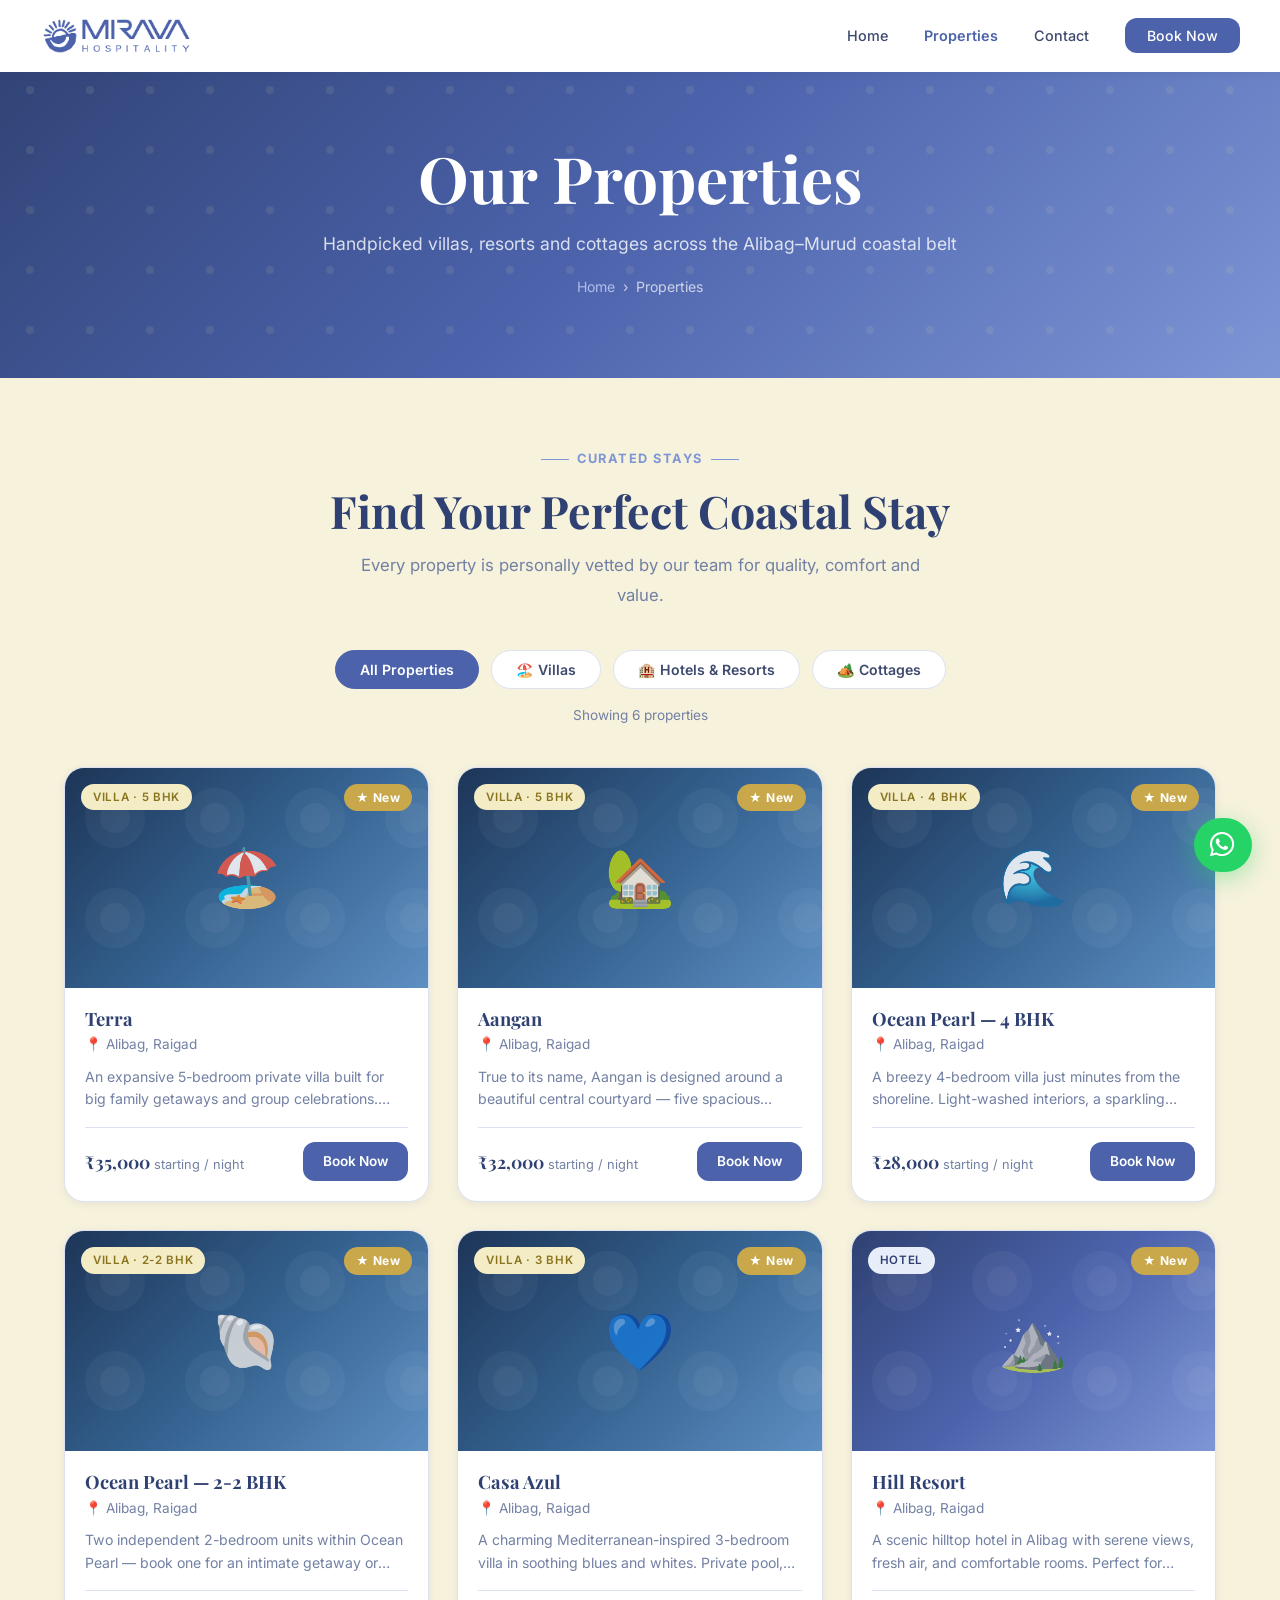
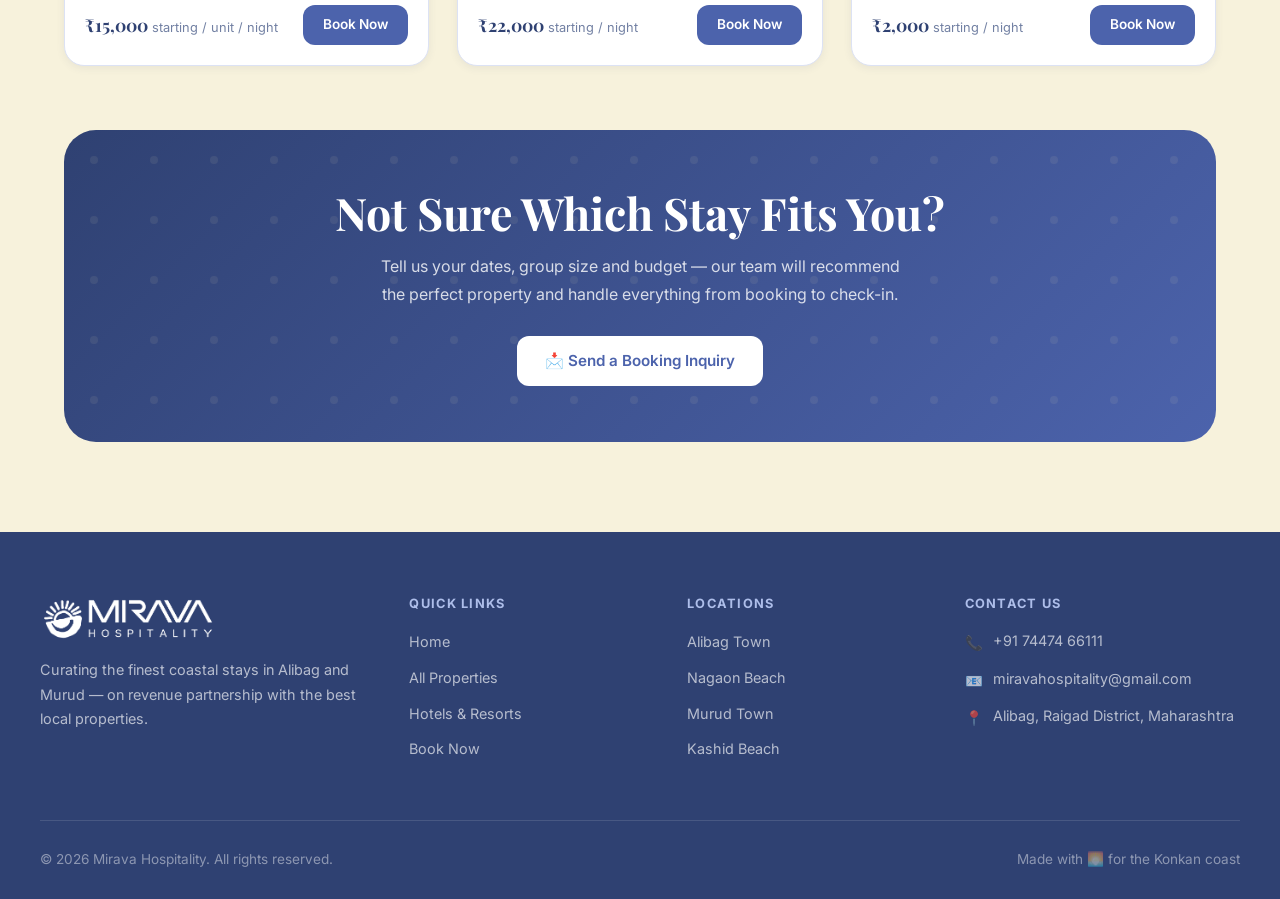
<file: properties.html>
<!DOCTYPE html>
<html lang="en">
<head>
  <meta charset="UTF-8" />
  <meta name="viewport" content="width=device-width, initial-scale=1.0" />
  <title>Our Properties — Mirava Hospitality</title>
  <meta name="description" content="Explore Mirava Hospitality's curated villas, hotels and cottages in Alibag and Murud. Private pool villas, hilltop resorts and coastal stays on the Konkan coast." />
  <link rel="icon" type="image/x-icon" href="favicon.ico" />
  <link rel="icon" type="image/png" sizes="32x32" href="favicon-32x32.png" />
  <link rel="apple-touch-icon" sizes="180x180" href="apple-touch-icon.png" />
  <link rel="stylesheet" href="style.css" />
  <link rel="stylesheet" href="https://cdnjs.cloudflare.com/ajax/libs/font-awesome/6.5.0/css/all.min.css" />
  <style>
    .properties-section { background: var(--sand); padding: 64px 0 90px; }

    /* Section intro */
    .properties-intro { text-align: center; margin-bottom: 40px; }
    .properties-intro .section-sub { margin: 0 auto; }

    /* Filter bar */
    .filter-bar {
      display: flex;
      align-items: center;
      justify-content: center;
      gap: 12px;
      flex-wrap: wrap;
      margin-bottom: 16px;
    }
    .filter-btn {
      padding: 10px 24px;
      border: 1.5px solid var(--border);
      border-radius: 100px;
      background: var(--white);
      font-size: 0.88rem;
      font-weight: 600;
      color: var(--text-mid);
      transition: var(--transition);
      font-family: 'Inter', sans-serif;
    }
    .filter-btn:hover { border-color: var(--accent); color: var(--primary-mid); }
    .filter-btn.active {
      background: var(--primary-mid);
      border-color: var(--primary-mid);
      color: var(--white);
    }
    .filter-count {
      text-align: center;
      font-size: 0.85rem;
      color: var(--text-light);
      margin-bottom: 40px;
    }

    /* Grid */
    .properties-grid {
      display: grid;
      grid-template-columns: repeat(3, 1fr);
      gap: 28px;
    }
    .property-card { display: flex; flex-direction: column; }
    .property-card-body { flex: 1; display: flex; flex-direction: column; }
    .property-card-body p { flex: 1; }

    /* "New" tag — same as homepage featured card */
    .new-overlay {
      position: absolute;
      top: 16px; right: 16px;
      background: var(--gold);
      color: var(--white);
      padding: 4px 12px;
      border-radius: 100px;
      font-size: 0.75rem;
      font-weight: 700;
      letter-spacing: 0.04em;
    }

    /* CTA band — same gradient language as homepage CTA */
    .cta-band {
      background: linear-gradient(135deg, var(--primary) 0%, var(--primary-mid) 100%);
      border-radius: var(--radius-xl);
      padding: 56px 48px;
      text-align: center;
      margin-top: 64px;
      position: relative;
      overflow: hidden;
    }
    .cta-band::before {
      content: '';
      position: absolute;
      inset: 0;
      background: url("data:image/svg+xml,%3Csvg width='60' height='60' viewBox='0 0 60 60' xmlns='http://www.w3.org/2000/svg'%3E%3Cg fill='none' fill-rule='evenodd'%3E%3Cg fill='%23EDE4AB' fill-opacity='0.08'%3E%3Ccircle cx='30' cy='30' r='4'/%3E%3C/g%3E%3C/g%3E%3C/svg%3E");
    }
    .cta-band h2 { color: var(--white); margin-bottom: 12px; position: relative; z-index: 1; }
    .cta-band p  { color: rgba(255,255,255,0.8); margin-bottom: 28px; max-width: 520px; margin-left: auto; margin-right: auto; position: relative; z-index: 1; }
    .cta-band .btn { position: relative; z-index: 1; }

    @media (max-width: 1024px) {
      .properties-grid { grid-template-columns: repeat(2, 1fr); }
    }
    @media (max-width: 640px) {
      .properties-grid { grid-template-columns: 1fr; }
      .cta-band { padding: 40px 24px; }
    }
  </style>
</head>
<body>

  <!-- NAVBAR -->
  <nav class="navbar solid" id="navbar">
    <div class="navbar-inner">
      <a href="index.html" class="logo">
        <img src="logo-blue.png" alt="Mirava Hospitality" class="logo-img" />
      </a>
      <ul class="nav-links">
        <li><a href="index.html">Home</a></li>
        <li><a href="properties.html" class="active">Properties</a></li>
        <li><a href="contact.html">Contact</a></li>
        <li><a href="contact.html" class="nav-cta">Book Now</a></li>
      </ul>
      <div class="hamburger" id="hamburger" onclick="toggleMenu()">
        <span></span><span></span><span></span>
      </div>
    </div>
    <div class="mobile-menu" id="mobileMenu">
      <a href="index.html">Home</a>
      <a href="properties.html" class="active">Properties</a>
      <a href="contact.html">Contact</a>
      <a href="contact.html" class="mobile-cta">📅 Book Now</a>
    </div>
  </nav>

  <!-- PAGE HERO -->
  <div class="page-hero">
    <h1>Our Properties</h1>
    <p>Handpicked villas, resorts and cottages across the Alibag–Murud coastal belt</p>
    <div class="breadcrumb">
      <a href="index.html">Home</a> <span>›</span> <span>Properties</span>
    </div>
  </div>

  <!-- PROPERTIES SECTION -->
  <section class="properties-section">
    <div class="container">

      <div class="properties-intro">
        <div class="section-label">Curated Stays</div>
        <h2 class="section-title">Find Your Perfect Coastal Stay</h2>
        <p class="section-sub center">Every property is personally vetted by our team for quality, comfort and value.</p>
      </div>

      <!-- Filter -->
      <div class="filter-bar">
        <button class="filter-btn active" data-filter="all"     onclick="filterCards('all', this)">All Properties</button>
        <button class="filter-btn"        data-filter="villa"   onclick="filterCards('villa', this)">🏖️ Villas</button>
        <button class="filter-btn"        data-filter="hotel"   onclick="filterCards('hotel', this)">🏨 Hotels &amp; Resorts</button>
        <button class="filter-btn"        data-filter="cottage" onclick="filterCards('cottage', this)">🏕️ Cottages</button>
      </div>
      <div class="filter-count" id="filterCount">Showing 6 properties</div>

      <div class="properties-grid" id="propertiesGrid">

        <!-- TERRA — 5 BHK VILLA -->
        <div class="property-card" data-type="villa">
          <div class="property-card-img">
            <div class="img-bg img-bg-villa">
              <div class="img-inner"><span class="img-icon">🏖️</span></div>
            </div>
            <span class="badge badge-villa badge-overlay">Villa · 5 BHK</span>
            <span class="new-overlay">★ New</span>
          </div>
          <div class="property-card-body">
            <h3>Terra</h3>
            <div class="location">📍 Alibag, Raigad</div>
            <p>An expansive 5-bedroom private villa built for big family getaways and group celebrations. Earthy interiors, a private pool and lush lawns make Terra perfect for a slow coastal weekend.</p>
            <div class="property-card-footer">
              <div class="price">₹35,000 <span>starting / night</span></div>
              <a href="contact.html?property=terra" class="btn btn-primary" style="padding:9px 20px;font-size:0.85rem;">Book Now</a>
            </div>
          </div>
        </div>

        <!-- AANGAN — 5 BHK VILLA -->
        <div class="property-card" data-type="villa">
          <div class="property-card-img">
            <div class="img-bg img-bg-villa">
              <div class="img-inner"><span class="img-icon">🏡</span></div>
            </div>
            <span class="badge badge-villa badge-overlay">Villa · 5 BHK</span>
            <span class="new-overlay">★ New</span>
          </div>
          <div class="property-card-body">
            <h3>Aangan</h3>
            <div class="location">📍 Alibag, Raigad</div>
            <p>True to its name, Aangan is designed around a beautiful central courtyard — five spacious bedrooms, traditional Konkan touches and modern comforts. Mornings begin with chai, evenings end under the stars.</p>
            <div class="property-card-footer">
              <div class="price">₹32,000 <span>starting / night</span></div>
              <a href="contact.html?property=aangan" class="btn btn-primary" style="padding:9px 20px;font-size:0.85rem;">Book Now</a>
            </div>
          </div>
        </div>

        <!-- OCEAN PEARL — 4 BHK VILLA -->
        <div class="property-card" data-type="villa">
          <div class="property-card-img">
            <div class="img-bg img-bg-villa">
              <div class="img-inner"><span class="img-icon">🌊</span></div>
            </div>
            <span class="badge badge-villa badge-overlay">Villa · 4 BHK</span>
            <span class="new-overlay">★ New</span>
          </div>
          <div class="property-card-body">
            <h3>Ocean Pearl — 4 BHK</h3>
            <div class="location">📍 Alibag, Raigad</div>
            <p>A breezy 4-bedroom villa just minutes from the shoreline. Light-washed interiors, a sparkling pool and a wide verandah that catches the sea breeze — made for sundowners and unhurried days.</p>
            <div class="property-card-footer">
              <div class="price">₹28,000 <span>starting / night</span></div>
              <a href="contact.html?property=ocean-pearl-4bhk" class="btn btn-primary" style="padding:9px 20px;font-size:0.85rem;">Book Now</a>
            </div>
          </div>
        </div>

        <!-- OCEAN PEARL — 2-2 BHK VILLA -->
        <div class="property-card" data-type="villa">
          <div class="property-card-img">
            <div class="img-bg img-bg-villa">
              <div class="img-inner"><span class="img-icon">🐚</span></div>
            </div>
            <span class="badge badge-villa badge-overlay">Villa · 2-2 BHK</span>
            <span class="new-overlay">★ New</span>
          </div>
          <div class="property-card-body">
            <h3>Ocean Pearl — 2-2 BHK</h3>
            <div class="location">📍 Alibag, Raigad</div>
            <p>Two independent 2-bedroom units within Ocean Pearl — book one for an intimate getaway or both for a larger group while keeping your own private space. Pool and garden access for all guests.</p>
            <div class="property-card-footer">
              <div class="price">₹15,000 <span>starting / unit / night</span></div>
              <a href="contact.html?property=ocean-pearl-2bhk" class="btn btn-primary" style="padding:9px 20px;font-size:0.85rem;">Book Now</a>
            </div>
          </div>
        </div>

        <!-- CASA AZUL — 3 BHK VILLA -->
        <div class="property-card" data-type="villa">
          <div class="property-card-img">
            <div class="img-bg img-bg-villa">
              <div class="img-inner"><span class="img-icon">💙</span></div>
            </div>
            <span class="badge badge-villa badge-overlay">Villa · 3 BHK</span>
            <span class="new-overlay">★ New</span>
          </div>
          <div class="property-card-body">
            <h3>Casa Azul</h3>
            <div class="location">📍 Alibag, Raigad</div>
            <p>A charming Mediterranean-inspired 3-bedroom villa in soothing blues and whites. Private pool, alfresco dining deck and interiors straight out of a postcard — ideal for families or a close group of friends.</p>
            <div class="property-card-footer">
              <div class="price">₹22,000 <span>starting / night</span></div>
              <a href="contact.html?property=casa-azul" class="btn btn-primary" style="padding:9px 20px;font-size:0.85rem;">Book Now</a>
            </div>
          </div>
        </div>

        <!-- HILL RESORT — HOTEL -->
        <div class="property-card" data-type="hotel">
          <div class="property-card-img">
            <div class="img-bg img-bg-hotel">
              <div class="img-inner"><span class="img-icon">⛰️</span></div>
            </div>
            <span class="badge badge-hotel badge-overlay">Hotel</span>
            <span class="new-overlay">★ New</span>
          </div>
          <div class="property-card-body">
            <h3>Hill Resort</h3>
            <div class="location">📍 Alibag, Raigad</div>
            <p>A scenic hilltop hotel in Alibag with serene views, fresh air, and comfortable rooms. Perfect for families and peaceful weekend escapes.</p>
            <div class="property-card-footer">
              <div class="price">₹2,000 <span>starting / night</span></div>
              <a href="contact.html?property=hill-resort" class="btn btn-primary" style="padding:9px 20px;font-size:0.85rem;">Book Now</a>
            </div>
          </div>
        </div>

      </div>

      <!-- CTA BAND -->
      <div class="cta-band">
        <h2>Not Sure Which Stay Fits You?</h2>
        <p>Tell us your dates, group size and budget — our team will recommend the perfect property and handle everything from booking to check-in.</p>
        <a href="contact.html" class="btn btn-white">📩 Send a Booking Inquiry</a>
      </div>

    </div>
  </section>

  <!-- FOOTER -->
  <footer>
    <div class="footer-grid">
      <div class="footer-brand">
        <div class="logo">
          <img src="logo-white-full.png" alt="Mirava Hospitality" class="logo-img logo-img-footer" />
        </div>
        <p style="margin-top:16px;">Curating the finest coastal stays in Alibag and Murud — on revenue partnership with the best local properties.</p>
      </div>
      <div class="footer-col">
        <h4>Quick Links</h4>
        <ul>
          <li><a href="index.html">Home</a></li>
          <li><a href="properties.html">All Properties</a></li>
          <li><a href="properties.html?type=hotel">Hotels &amp; Resorts</a></li>
          <li><a href="contact.html">Book Now</a></li>
        </ul>
      </div>
      <div class="footer-col">
        <h4>Locations</h4>
        <ul>
          <li><a href="#">Alibag Town</a></li>
          <li><a href="#">Nagaon Beach</a></li>
          <li><a href="#">Murud Town</a></li>
          <li><a href="#">Kashid Beach</a></li>
        </ul>
      </div>
      <div class="footer-col">
        <h4>Contact Us</h4>
        <div class="contact-item"><span>📞</span><span>+91 74474 66111</span></div>
        <div class="contact-item"><span>📧</span><span>miravahospitality@gmail.com</span></div>
        <div class="contact-item"><span>📍</span><span>Alibag, Raigad District, Maharashtra</span></div>
      </div>
    </div>
    <div class="footer-bottom">
      <span>© 2026 Mirava Hospitality. All rights reserved.</span>
      <span>Made with 🌅 for the Konkan coast</span>
    </div>
  </footer>

  <script>
    function toggleMenu() { document.getElementById('mobileMenu').classList.toggle('open'); }

    function filterCards(type, btn) {
      document.querySelectorAll('.filter-btn').forEach(b => b.classList.remove('active'));
      if (btn) btn.classList.add('active');
      const cards = document.querySelectorAll('.property-card');
      let visible = 0;
      cards.forEach(card => {
        if (type === 'all' || card.dataset.type === type) {
          card.style.display = '';
          visible++;
        } else {
          card.style.display = 'none';
        }
      });
      const label = visible === 1 ? 'property' : 'properties';
      document.getElementById('filterCount').textContent =
        visible === 0 ? 'No properties in this category yet — more coming soon!' : `Showing ${visible} ${label}`;
    }

    // Support ?type=hotel / ?type=villa / ?type=cottage links (used by homepage & footer)
    const typeParam = new URLSearchParams(window.location.search).get('type');
    if (typeParam) {
      const targetBtn = document.querySelector(`.filter-btn[data-filter="${typeParam}"]`);
      if (targetBtn) filterCards(typeParam, targetBtn);
    }
  </script>


  <!-- FLOATING WHATSAPP BUTTON -->
  <a href="https://wa.me/917447466111" class="wa-float" target="_blank" rel="noopener" aria-label="Chat on WhatsApp">
    <i class="fa-brands fa-whatsapp wa-icon"></i>
    <span class="wa-label">Chat with us</span>
  </a>

  <style>
    .wa-float {
      position: fixed;
      bottom: 28px;
      right: 28px;
      z-index: 9999;
      display: flex;
      align-items: center;
      gap: 10px;
      background: #25D366;
      color: #fff;
      border-radius: 50px;
      padding: 13px 20px 13px 16px;
      box-shadow: 0 6px 24px rgba(37,211,102,0.40);
      text-decoration: none;
      font-family: 'Inter', sans-serif;
      font-size: 0.92rem;
      font-weight: 600;
      transition: all 0.3s ease;
      overflow: hidden;
      max-width: 58px;
    }
    .wa-float:hover {
      max-width: 200px;
      background: #1EB258;
      box-shadow: 0 8px 32px rgba(37,211,102,0.5);
      transform: translateY(-3px);
    }
    .wa-icon {
      font-size: 1.75rem;
      flex-shrink: 0;
      line-height: 1;
    }
    .wa-label {
      white-space: nowrap;
      opacity: 0;
      transition: opacity 0.2s ease 0.05s;
      pointer-events: none;
    }
    .wa-float:hover .wa-label { opacity: 1; }
    @media (max-width: 480px) {
      .wa-float { bottom: 20px; right: 16px; padding: 13px; border-radius: 50%; max-width: 58px; }
      .wa-float:hover { max-width: 58px; transform: translateY(-3px); }
      .wa-float:hover .wa-label { opacity: 0; }
    }
  </style>
</body>
</html>
</file>
<file: style.css>
/* ============================================
   MIRAVA HOSPITALITY — SHARED STYLESHEET
   Coastal Sunrise Theme (Periwinkle & Butter)
============================================ */

@import url('https://fonts.googleapis.com/css2?family=Playfair+Display:ital,wght@0,400;0,600;0,700;1,400&family=Inter:wght@300;400;500;600&display=swap');

/* ── CSS Variables ── */
:root {
  --primary:        #2F4172;   /* deep indigo-blue */
  --primary-mid:    #4C63AC;   /* rich periwinkle */
  --primary-light:  #7E96D6;   /* logo periwinkle */
  --accent:         #7E96D6;   /* logo periwinkle */
  --accent-light:   #AEBEEA;
  --accent-pale:    #E8EDFA;
  --sand:           #F7F2DC;   /* light butter */
  --sand-dark:      #EDE4AB;   /* logo butter background */
  --gold:           #C9A84C;
  --gold-light:     #E8D5A0;
  --white:          #FFFFFF;
  --text-dark:      #1E2742;
  --text-mid:       #3E4A6E;
  --text-light:     #7280A3;
  --border:         #DCE2F4;
  --shadow-sm:      0 2px 8px rgba(47,65,114,0.08);
  --shadow-md:      0 6px 24px rgba(47,65,114,0.12);
  --shadow-lg:      0 12px 48px rgba(47,65,114,0.18);
  --radius-sm:      6px;
  --radius-md:      12px;
  --radius-lg:      20px;
  --radius-xl:      32px;
  --transition:     all 0.3s ease;
}

/* ── Reset ── */
*, *::before, *::after { box-sizing: border-box; margin: 0; padding: 0; }
html { scroll-behavior: smooth; font-size: 16px; }
body {
  font-family: 'Inter', sans-serif;
  color: var(--text-dark);
  background: var(--white);
  line-height: 1.6;
  -webkit-font-smoothing: antialiased;
}
img { max-width: 100%; display: block; }
a { text-decoration: none; color: inherit; }
ul { list-style: none; }
button { cursor: pointer; border: none; background: none; font-family: inherit; }

/* ── Typography ── */
h1, h2, h3, h4 { font-family: 'Playfair Display', serif; line-height: 1.2; }
h1 { font-size: clamp(2.4rem, 5vw, 4rem); }
h2 { font-size: clamp(1.8rem, 3.5vw, 2.8rem); }
h3 { font-size: clamp(1.2rem, 2vw, 1.6rem); }
h4 { font-size: 1.1rem; }
p  { color: var(--text-mid); line-height: 1.75; }

/* ── Utility ── */
.container { max-width: 1200px; margin: 0 auto; padding: 0 24px; }
.section    { padding: 90px 0; }
.section-sm { padding: 60px 0; }
.text-center { text-align: center; }
.badge {
  display: inline-block;
  padding: 4px 12px;
  border-radius: 100px;
  font-size: 0.72rem;
  font-weight: 600;
  letter-spacing: 0.06em;
  text-transform: uppercase;
}
.badge-villa   { background: #F3ECC5; color: #8A7420; }
.badge-hotel   { background: var(--accent-pale); color: var(--primary); }
.badge-cottage { background: #FDE8D0; color: #7A3B1E; }

/* ── Buttons ── */
.btn {
  display: inline-flex;
  align-items: center;
  gap: 8px;
  padding: 13px 28px;
  border-radius: var(--radius-md);
  font-size: 0.95rem;
  font-weight: 600;
  transition: var(--transition);
  white-space: nowrap;
}
.btn-primary {
  background: var(--primary-mid);
  color: var(--white);
}
.btn-primary:hover {
  background: var(--primary);
  transform: translateY(-2px);
  box-shadow: var(--shadow-md);
}
.btn-outline {
  background: transparent;
  color: var(--primary-mid);
  border: 2px solid var(--primary-mid);
}
.btn-outline:hover {
  background: var(--primary-mid);
  color: var(--white);
  transform: translateY(-2px);
}
.btn-white {
  background: var(--white);
  color: var(--primary-mid);
}
.btn-white:hover {
  background: var(--accent-pale);
  transform: translateY(-2px);
  box-shadow: var(--shadow-md);
}
.btn-gold {
  background: var(--gold);
  color: var(--white);
}
.btn-gold:hover {
  background: #a8862a;
  transform: translateY(-2px);
  box-shadow: 0 6px 20px rgba(201,168,76,0.35);
}

/* ── Navbar ── */
.navbar {
  position: fixed;
  top: 0; left: 0; right: 0;
  z-index: 1000;
  padding: 0 24px;
  transition: var(--transition);
}
.navbar.transparent {
  background: transparent;
}
.navbar.scrolled, .navbar.solid {
  background: var(--white);
  box-shadow: var(--shadow-sm);
}
.navbar-inner {
  max-width: 1200px;
  margin: 0 auto;
  display: flex;
  align-items: center;
  justify-content: space-between;
  height: 72px;
}
.logo {
  display: flex;
  align-items: center;
  gap: 10px;
  font-family: 'Playfair Display', serif;
  font-size: 1.35rem;
  font-weight: 700;
}
.logo-img {
  height: 40px;
  width: auto;
  display: block;
}
.logo-img-footer { height: 46px; }
.logo-icon-nav {
  height: 44px;
  width: 44px;
  object-fit: contain;
}
.logo-icon-footer {
  height: 52px;
  width: 52px;
  object-fit: contain;
}
@media (max-width: 480px) {
  .logo-img { height: 32px; }
  .logo-icon-nav { height: 36px; width: 36px; }
}
.logo-icon {
  width: 40px; height: 40px;
  background: var(--primary-mid);
  border-radius: 50%;
  display: flex;
  align-items: center;
  justify-content: center;
  font-size: 1.1rem;
  flex-shrink: 0;
}
.navbar.transparent .logo { color: var(--white); }
.navbar.transparent .logo-icon { background: rgba(255,255,255,0.2); }
.navbar.scrolled .logo,
.navbar.solid .logo   { color: var(--primary); }

.nav-links {
  display: flex;
  align-items: center;
  gap: 36px;
}
.nav-links a {
  font-size: 0.9rem;
  font-weight: 500;
  transition: var(--transition);
}
.navbar.transparent .nav-links a { color: rgba(255,255,255,0.9); }
.navbar.transparent .nav-links a:hover { color: var(--white); }
.navbar.scrolled .nav-links a,
.navbar.solid .nav-links a   { color: var(--text-mid); }
.navbar.scrolled .nav-links a:hover,
.navbar.solid .nav-links a:hover { color: var(--primary-mid); }
.nav-links a.active { color: var(--primary-mid) !important; font-weight: 600; }
.navbar.transparent .nav-links a.active { color: var(--white) !important; text-decoration: underline; text-underline-offset: 4px; }

.nav-cta {
  padding: 9px 22px !important;
  font-size: 0.88rem !important;
}
.navbar.transparent .nav-cta {
  background: rgba(255,255,255,0.18);
  color: var(--white) !important;
  border: 1.5px solid rgba(255,255,255,0.5);
  border-radius: var(--radius-md);
}
.navbar.transparent .nav-cta:hover {
  background: rgba(255,255,255,0.3);
}
.navbar.scrolled .nav-cta,
.navbar.solid .nav-cta {
  background: var(--primary-mid);
  color: var(--white) !important;
  border-radius: var(--radius-md);
}
.navbar.scrolled .nav-cta:hover,
.navbar.solid .nav-cta:hover { background: var(--primary); }

/* Hamburger */
.hamburger {
  display: none;
  flex-direction: column;
  gap: 5px;
  padding: 6px;
  cursor: pointer;
}
.hamburger span {
  display: block;
  width: 24px; height: 2px;
  border-radius: 2px;
  transition: var(--transition);
}
.navbar.transparent .hamburger span { background: var(--white); }
.navbar.scrolled .hamburger span,
.navbar.solid .hamburger span    { background: var(--primary); }

/* Mobile Menu */
.mobile-menu {
  display: none;
  flex-direction: column;
  background: var(--white);
  padding: 24px;
  gap: 4px;
  border-top: 1px solid var(--border);
}
.mobile-menu a {
  padding: 12px 16px;
  color: var(--text-mid);
  font-weight: 500;
  border-radius: var(--radius-sm);
  transition: var(--transition);
}
.mobile-menu a:hover { background: var(--accent-pale); color: var(--primary-mid); }
.mobile-menu a.active { background: var(--accent-pale); color: var(--primary-mid); font-weight: 600; }
.mobile-menu .mobile-cta {
  margin-top: 12px;
  background: var(--primary-mid);
  color: var(--white) !important;
  text-align: center;
  border-radius: var(--radius-md);
}

/* ── Page Hero (for inner pages) ── */
.page-hero {
  background: linear-gradient(135deg, var(--primary) 0%, var(--primary-mid) 50%, var(--primary-light) 100%);
  padding: 140px 24px 80px;
  text-align: center;
  position: relative;
  overflow: hidden;
}
.page-hero::before {
  content: '';
  position: absolute;
  inset: 0;
  background: url("data:image/svg+xml,%3Csvg width='60' height='60' viewBox='0 0 60 60' xmlns='http://www.w3.org/2000/svg'%3E%3Cg fill='none' fill-rule='evenodd'%3E%3Cg fill='%23EDE4AB' fill-opacity='0.1'%3E%3Ccircle cx='30' cy='30' r='4'/%3E%3C/g%3E%3C/g%3E%3C/svg%3E");
}
.page-hero h1 { color: var(--white); position: relative; z-index: 1; }
.page-hero p  { color: rgba(255,255,255,0.8); margin-top: 12px; font-size: 1.1rem; position: relative; z-index: 1; }
.breadcrumb {
  display: flex;
  align-items: center;
  justify-content: center;
  gap: 8px;
  margin-top: 16px;
  font-size: 0.88rem;
  color: rgba(255,255,255,0.7);
  position: relative; z-index: 1;
}
.breadcrumb a { color: var(--accent-light); }
.breadcrumb a:hover { color: var(--white); }

/* ── Section Headers ── */
.section-label {
  display: inline-flex;
  align-items: center;
  gap: 8px;
  font-size: 0.8rem;
  font-weight: 700;
  letter-spacing: 0.12em;
  text-transform: uppercase;
  color: var(--accent);
  margin-bottom: 14px;
}
.section-label::before,
.section-label::after {
  content: '';
  display: block;
  width: 28px; height: 1.5px;
  background: var(--accent);
}
.section-title { color: var(--primary); margin-bottom: 14px; }
.section-sub   { color: var(--text-light); font-size: 1.05rem; max-width: 560px; }
.section-sub.center { margin: 0 auto; }

/* ── Property Cards ── */
.property-card {
  background: var(--white);
  border-radius: var(--radius-lg);
  overflow: hidden;
  box-shadow: var(--shadow-sm);
  transition: var(--transition);
  border: 1px solid var(--border);
}
.property-card:hover {
  transform: translateY(-6px);
  box-shadow: var(--shadow-lg);
}
.property-card-img {
  position: relative;
  height: 220px;
  overflow: hidden;
}
.property-card-img .img-bg {
  width: 100%; height: 100%;
  transition: transform 0.5s ease;
}
.property-card:hover .img-bg { transform: scale(1.05); }
.property-card-img .badge-overlay {
  position: absolute;
  top: 16px; left: 16px;
}
.property-card-img .rating-overlay {
  position: absolute;
  top: 16px; right: 16px;
  background: rgba(0,0,0,0.55);
  color: var(--white);
  padding: 4px 10px;
  border-radius: 100px;
  font-size: 0.8rem;
  font-weight: 600;
  display: flex;
  align-items: center;
  gap: 4px;
}
.property-card-body { padding: 20px; }
.property-card-body h3 {
  color: var(--primary);
  font-size: 1.15rem;
  margin-bottom: 4px;
}
.property-card-body .location {
  display: flex;
  align-items: center;
  gap: 5px;
  color: var(--text-light);
  font-size: 0.85rem;
  margin-bottom: 10px;
}
.property-card-body p {
  font-size: 0.88rem;
  color: var(--text-light);
  line-height: 1.6;
  margin-bottom: 16px;
  display: -webkit-box;
  -webkit-line-clamp: 2;
  -webkit-box-orient: vertical;
  overflow: hidden;
}
.property-card-footer {
  display: flex;
  align-items: center;
  justify-content: space-between;
  padding-top: 14px;
  border-top: 1px solid var(--border);
}
.property-card-footer .price {
  font-family: 'Playfair Display', serif;
  font-size: 1.1rem;
  color: var(--primary);
  font-weight: 700;
}
.property-card-footer .price span {
  font-family: 'Inter', sans-serif;
  font-size: 0.8rem;
  font-weight: 400;
  color: var(--text-light);
}

/* ── Property image gradients (by type) ── */
.img-bg-hotel   { background: linear-gradient(135deg, #2F4172 0%, #4C63AC 50%, #7E96D6 100%); }
.img-bg-villa   { background: linear-gradient(135deg, #1D3557 0%, #34618F 50%, #5E8FC2 100%); }
.img-bg-cottage { background: linear-gradient(135deg, #4A2C0A 0%, #7D4F1A 50%, #B07B3E 100%); }
.img-inner {
  width: 100%; height: 100%;
  display: flex;
  align-items: center;
  justify-content: center;
  position: relative;
}
.img-inner::before {
  content: '';
  position: absolute;
  inset: 0;
  background: url("data:image/svg+xml,%3Csvg width='100' height='100' viewBox='0 0 100 100' xmlns='http://www.w3.org/2000/svg'%3E%3Ccircle cx='50' cy='50' r='30' fill='rgba(255,255,255,0.04)'/%3E%3Ccircle cx='50' cy='50' r='15' fill='rgba(255,255,255,0.04)'/%3E%3C/svg%3E") repeat;
}
.img-icon { font-size: 3.5rem; position: relative; z-index: 1; opacity: 0.85; }

/* ── Footer ── */
footer {
  background: var(--primary);
  color: var(--white);
  padding: 64px 24px 28px;
}
.footer-grid {
  max-width: 1200px;
  margin: 0 auto;
  display: grid;
  grid-template-columns: 1.4fr 1fr 1fr 1.2fr;
  gap: 48px;
  padding-bottom: 48px;
  border-bottom: 1px solid rgba(255,255,255,0.12);
}
.footer-brand .logo { color: var(--white); margin-bottom: 16px; }
.footer-brand .logo-icon { background: rgba(255,255,255,0.15); }
.footer-brand p {
  color: rgba(255,255,255,0.65);
  font-size: 0.9rem;
  line-height: 1.7;
}
.footer-col h4 {
  font-family: 'Inter', sans-serif;
  font-size: 0.8rem;
  font-weight: 700;
  letter-spacing: 0.1em;
  text-transform: uppercase;
  color: var(--accent-light);
  margin-bottom: 18px;
}
.footer-col ul li { margin-bottom: 10px; }
.footer-col ul a {
  color: rgba(255,255,255,0.65);
  font-size: 0.9rem;
  transition: var(--transition);
}
.footer-col ul a:hover { color: var(--white); }
.footer-col .contact-item {
  display: flex;
  align-items: flex-start;
  gap: 10px;
  color: rgba(255,255,255,0.65);
  font-size: 0.9rem;
  margin-bottom: 12px;
}
.footer-col .contact-item span:first-child { flex-shrink: 0; margin-top: 2px; }
.footer-bottom {
  max-width: 1200px;
  margin: 28px auto 0;
  display: flex;
  align-items: center;
  justify-content: space-between;
  font-size: 0.85rem;
  color: rgba(255,255,255,0.45);
  flex-wrap: wrap;
  gap: 12px;
}
.footer-bottom a { color: rgba(255,255,255,0.6); }
.footer-bottom a:hover { color: var(--white); }

/* ── Forms ── */
.form-group {
  display: flex;
  flex-direction: column;
  gap: 6px;
}
.form-group label {
  font-size: 0.85rem;
  font-weight: 600;
  color: var(--text-dark);
}
.form-group label .req { color: #e05a5a; margin-left: 2px; }
.form-group input,
.form-group select,
.form-group textarea {
  width: 100%;
  padding: 12px 16px;
  border: 1.5px solid var(--border);
  border-radius: var(--radius-sm);
  font-family: 'Inter', sans-serif;
  font-size: 0.92rem;
  color: var(--text-dark);
  background: var(--white);
  transition: var(--transition);
  outline: none;
  appearance: none;
}
.form-group input:focus,
.form-group select:focus,
.form-group textarea:focus {
  border-color: var(--accent);
  box-shadow: 0 0 0 3px rgba(126,150,214,0.18);
}
.form-group input::placeholder,
.form-group textarea::placeholder { color: #A8B2CC; }
.form-group select { background-image: url("data:image/svg+xml,%3Csvg xmlns='http://www.w3.org/2000/svg' width='12' height='8' viewBox='0 0 12 8'%3E%3Cpath d='M1 1l5 5 5-5' stroke='%237280A3' stroke-width='1.5' fill='none' stroke-linecap='round'/%3E%3C/svg%3E"); background-repeat: no-repeat; background-position: right 14px center; padding-right: 40px; }
.form-row { display: grid; grid-template-columns: 1fr 1fr; gap: 20px; }

/* Radio group for type selection */
.radio-group {
  display: flex;
  gap: 12px;
  flex-wrap: wrap;
}
.radio-option {
  flex: 1;
  min-width: 100px;
}
.radio-option input[type="radio"] { display: none; }
.radio-option label {
  display: flex;
  align-items: center;
  justify-content: center;
  gap: 6px;
  padding: 11px 16px;
  border: 1.5px solid var(--border);
  border-radius: var(--radius-sm);
  cursor: pointer;
  font-size: 0.9rem;
  font-weight: 500;
  color: var(--text-mid);
  transition: var(--transition);
}
.radio-option input[type="radio"]:checked + label {
  background: var(--accent-pale);
  border-color: var(--accent);
  color: var(--primary-mid);
}
.radio-option label:hover { border-color: var(--accent-light); }

/* ── Responsive ── */
@media (max-width: 1024px) {
  .footer-grid { grid-template-columns: 1fr 1fr; }
}
@media (max-width: 768px) {
  .section    { padding: 64px 0; }
  .nav-links  { display: none; }
  .hamburger  { display: flex; }
  .mobile-menu.open { display: flex; }
  .footer-grid { grid-template-columns: 1fr; gap: 32px; }
  .footer-bottom { flex-direction: column; text-align: center; }
  .form-row { grid-template-columns: 1fr; }
}
@media (max-width: 480px) {
  .container { padding: 0 16px; }
  .btn { padding: 11px 20px; font-size: 0.88rem; }
}
</file>
